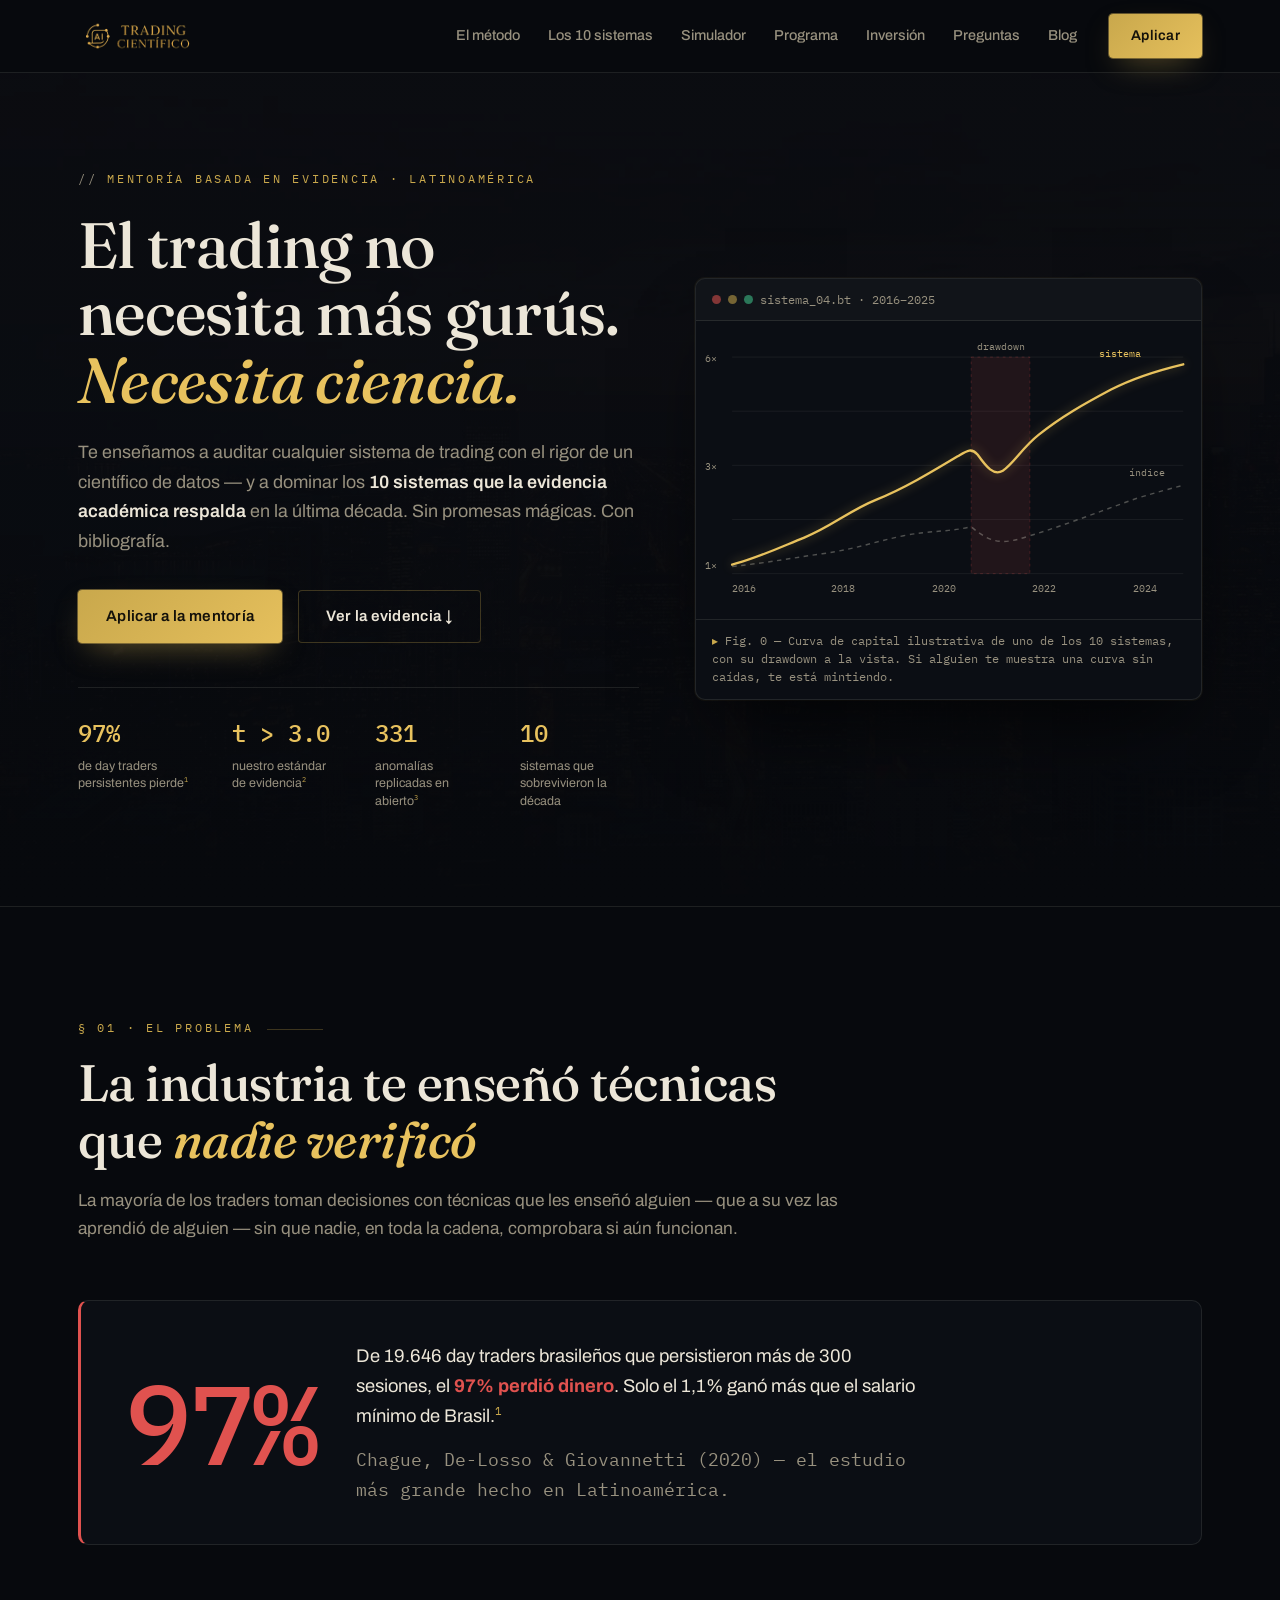
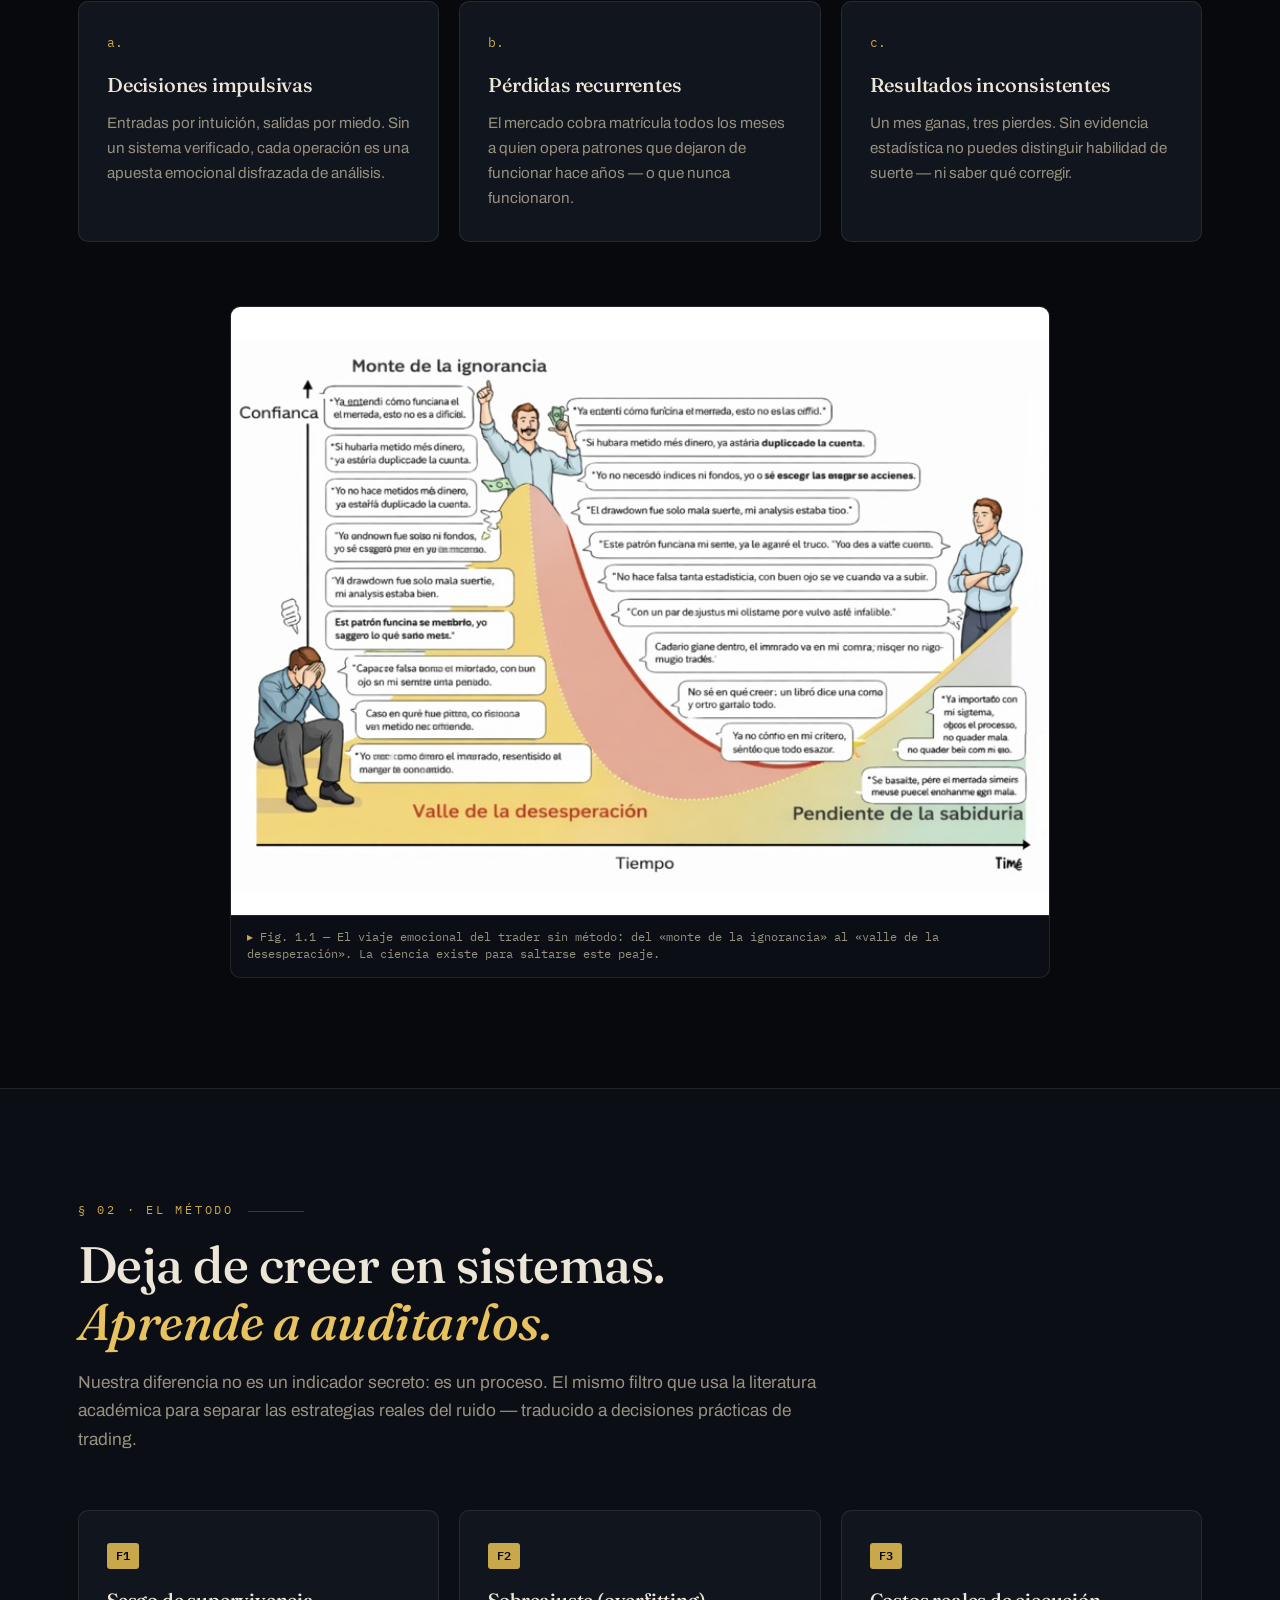
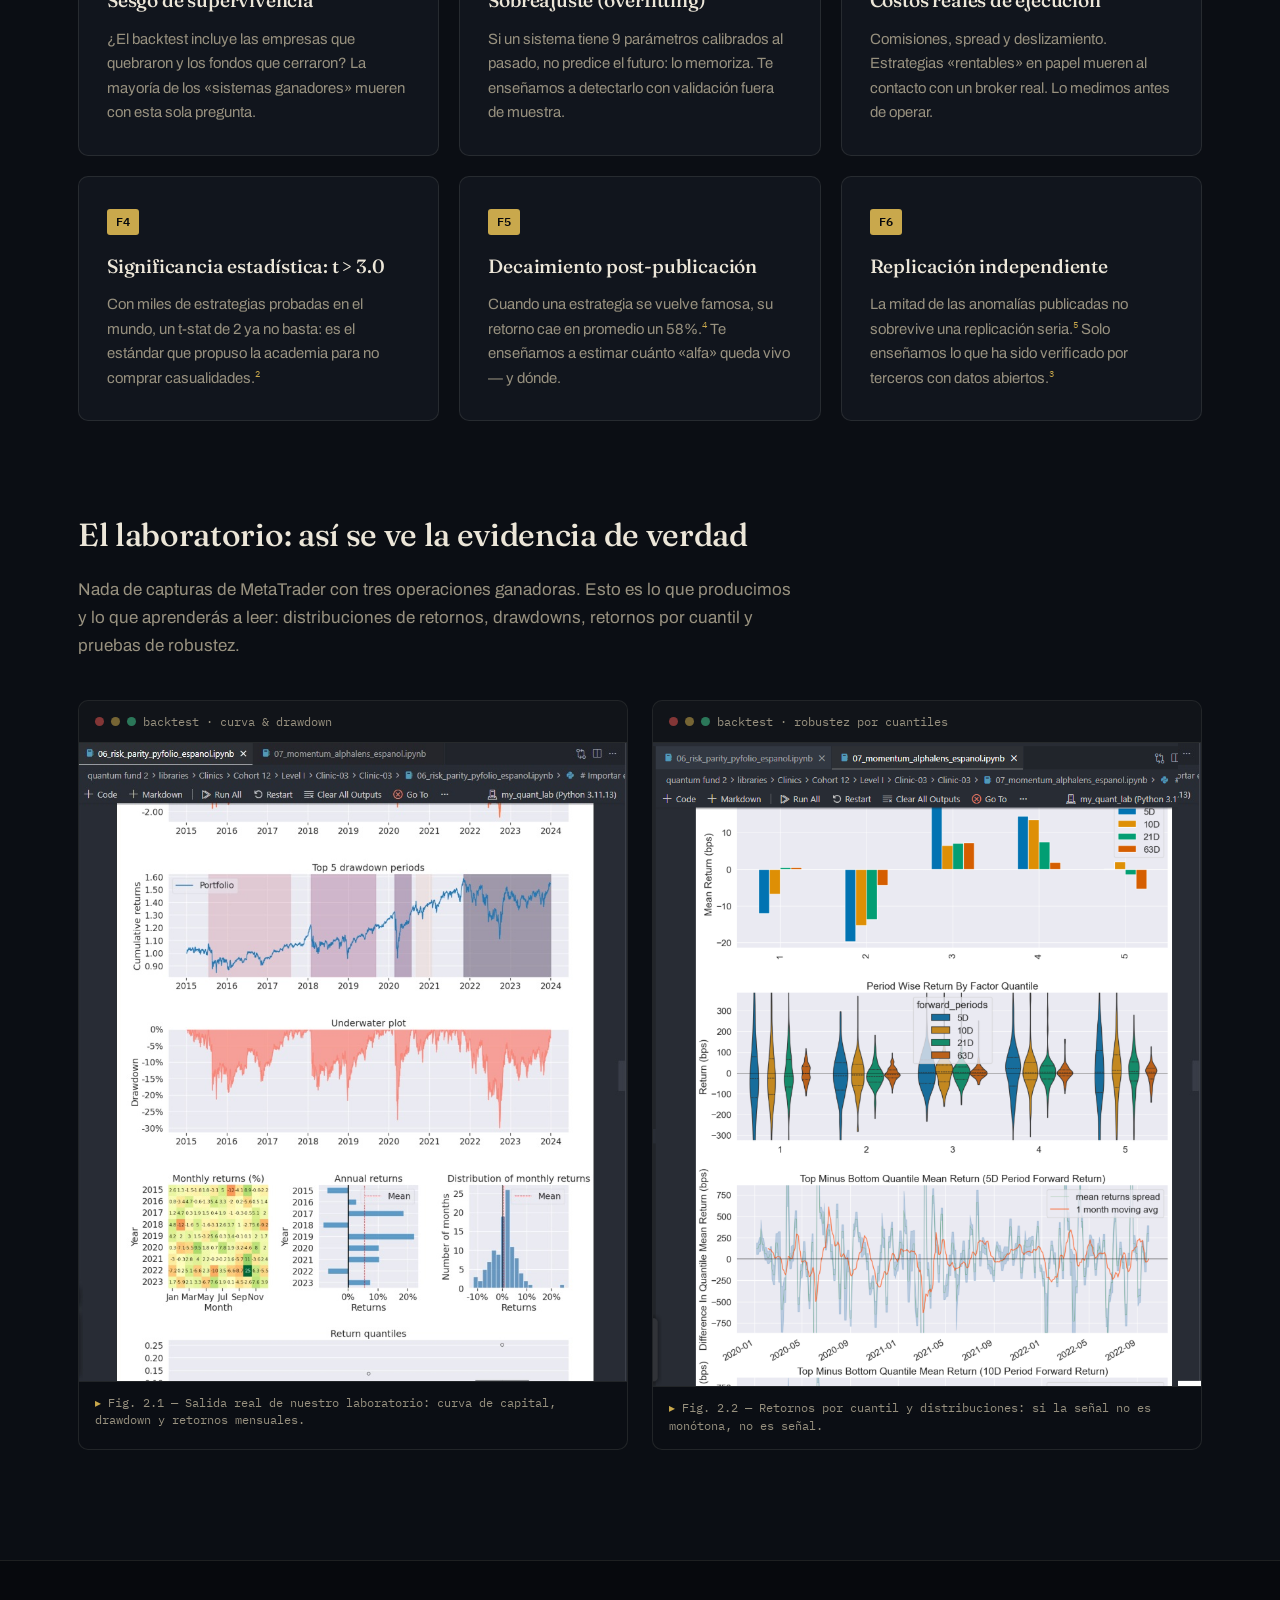
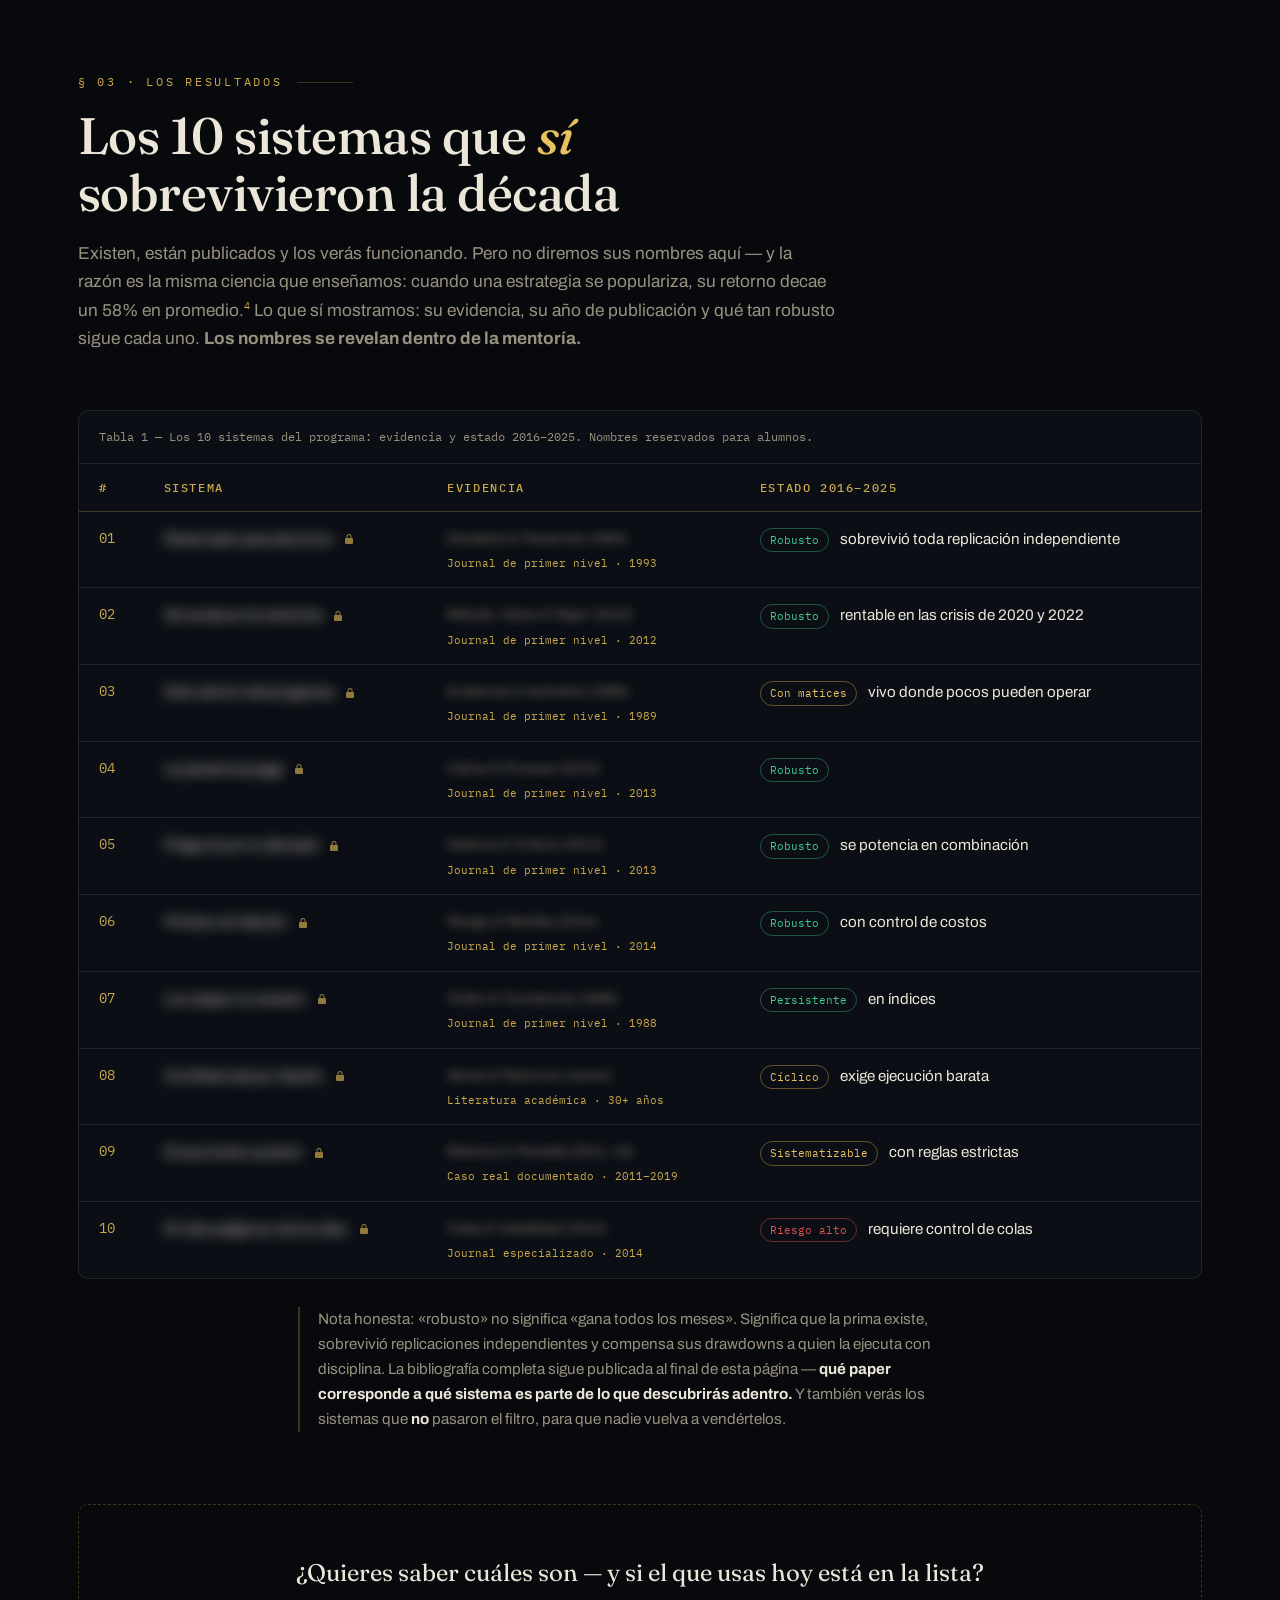
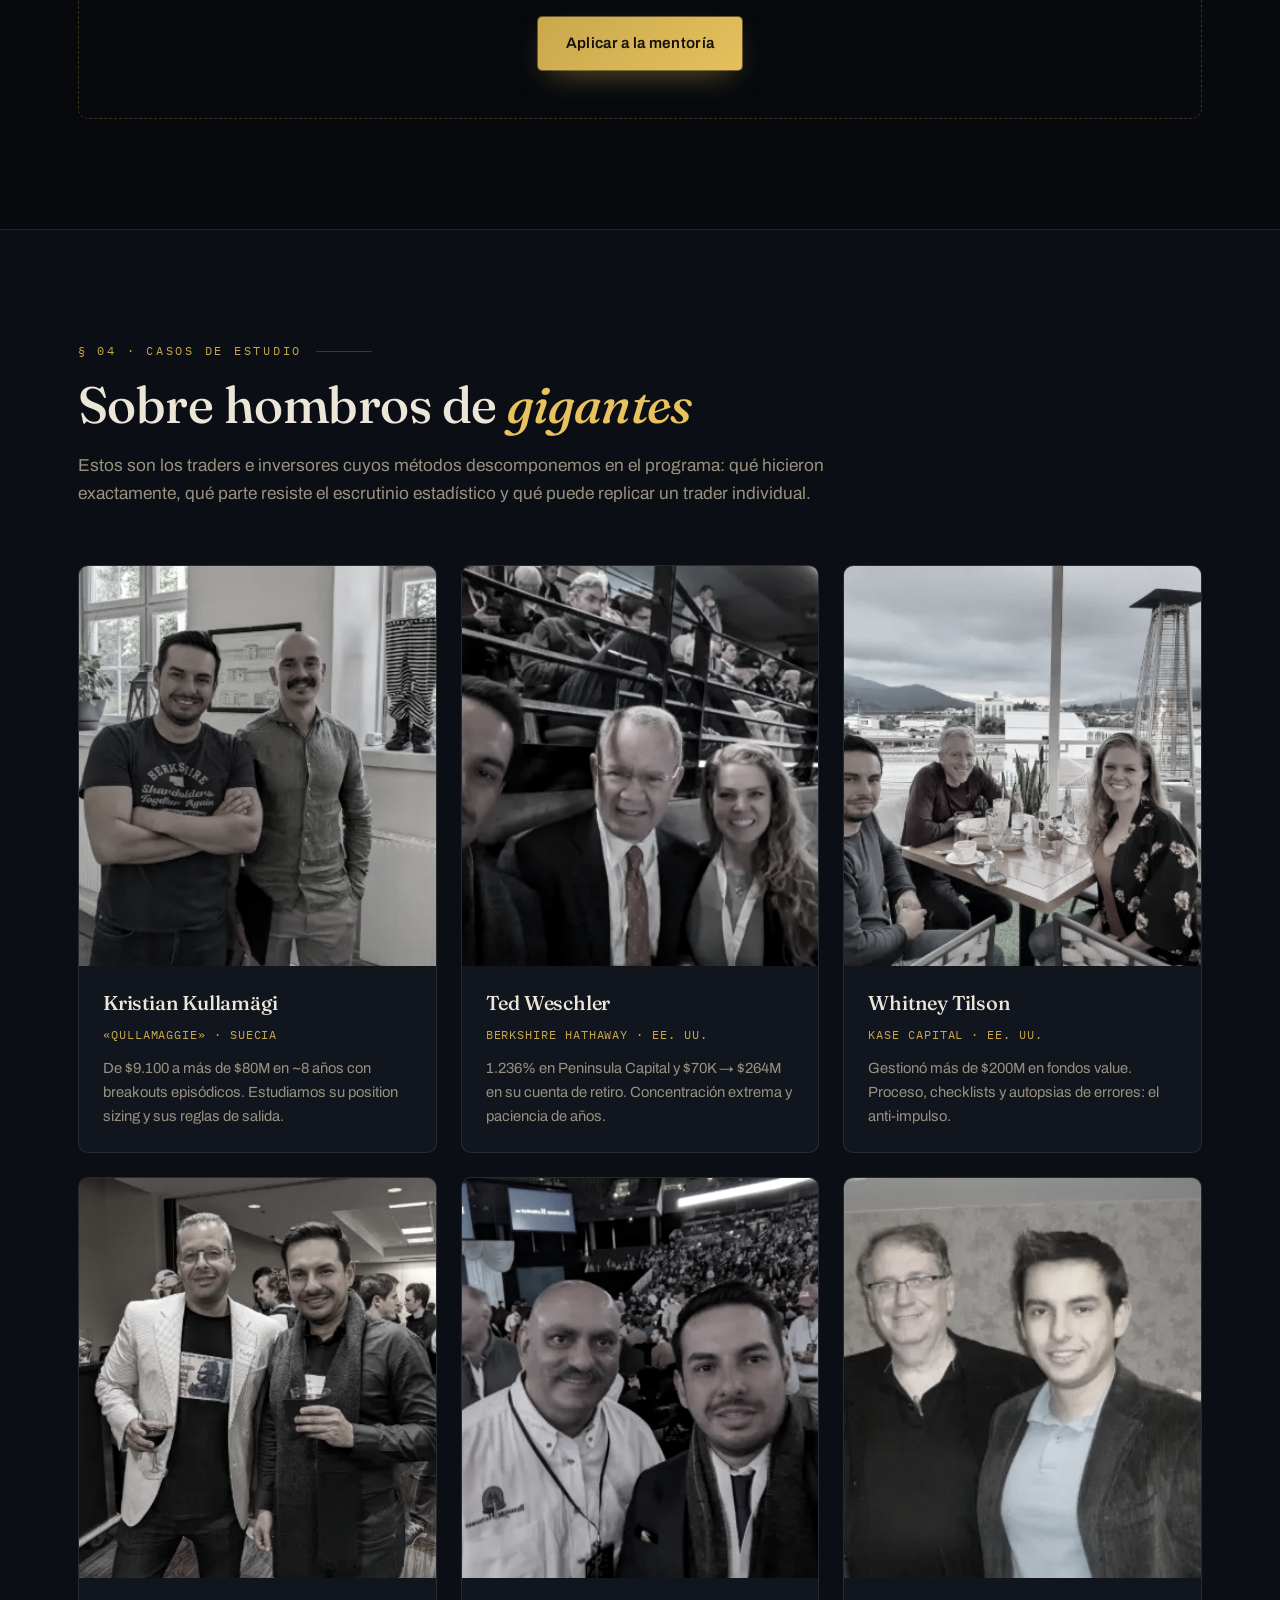
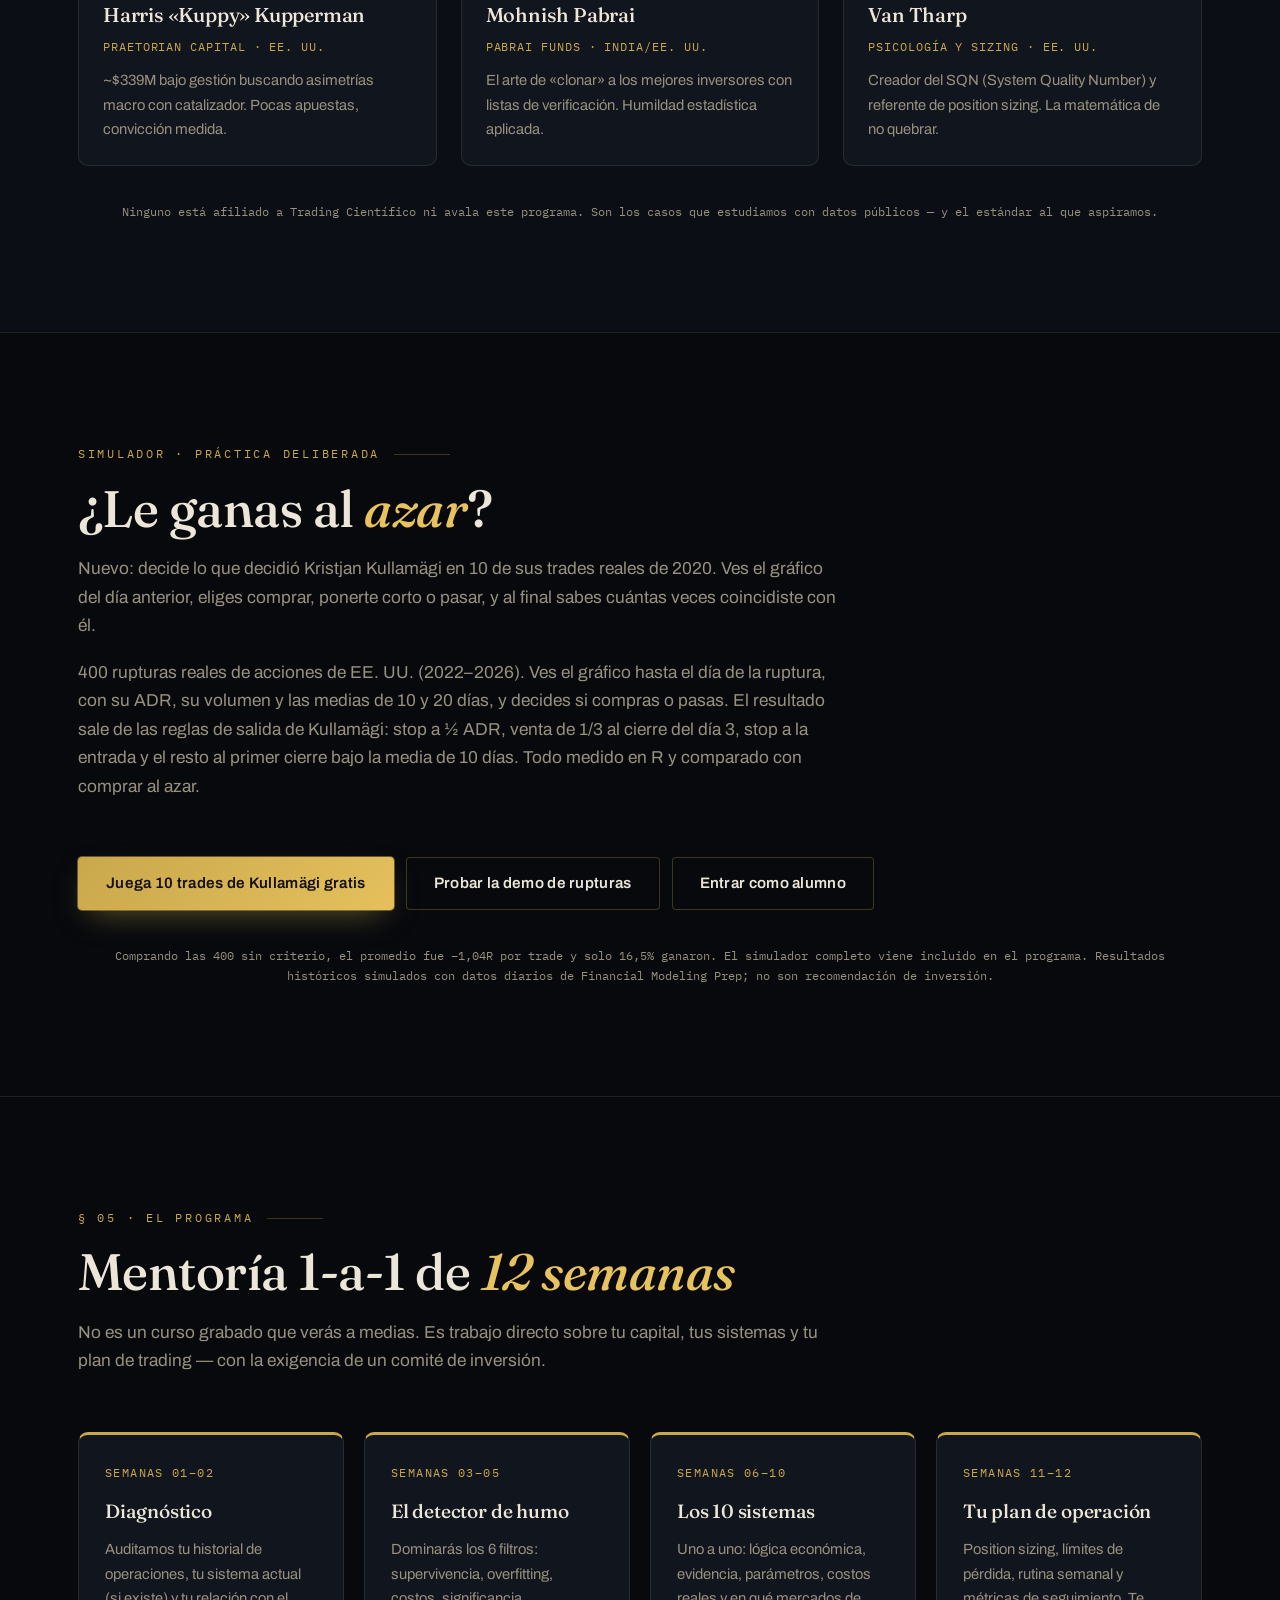
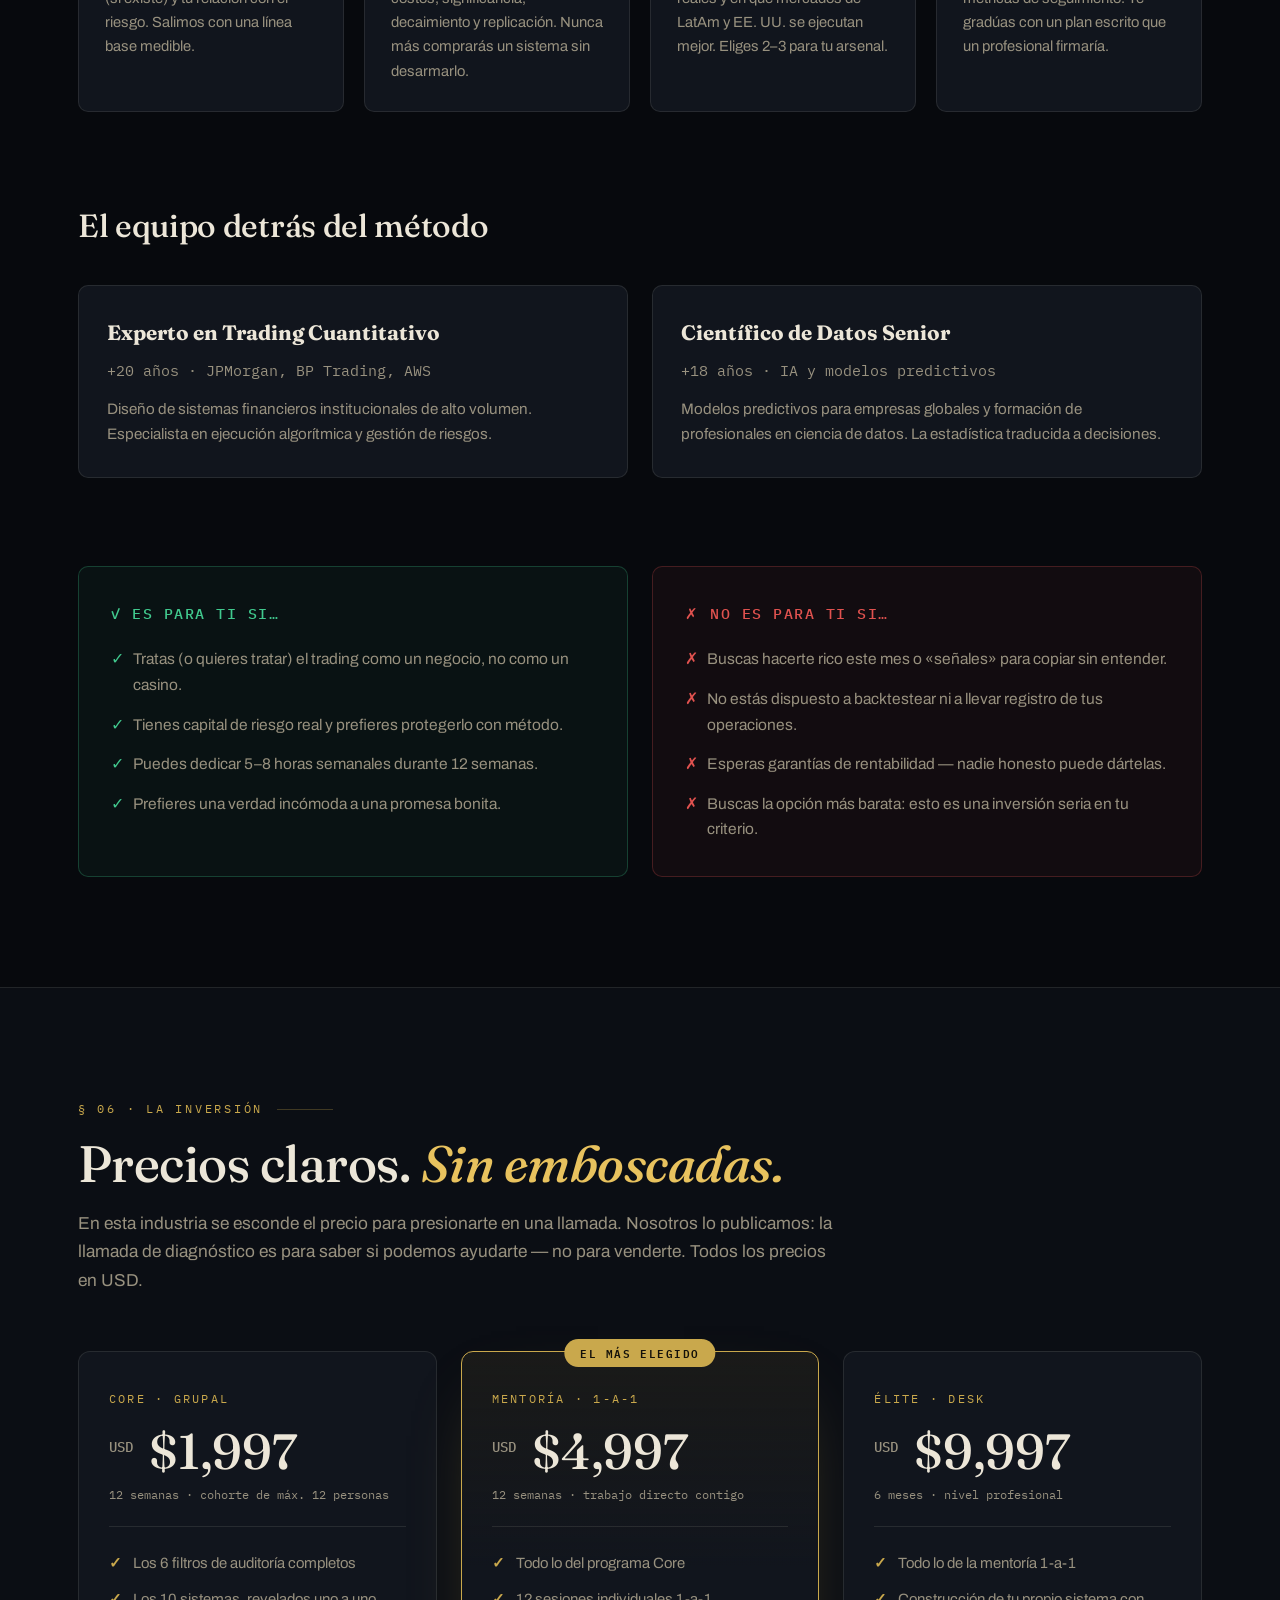
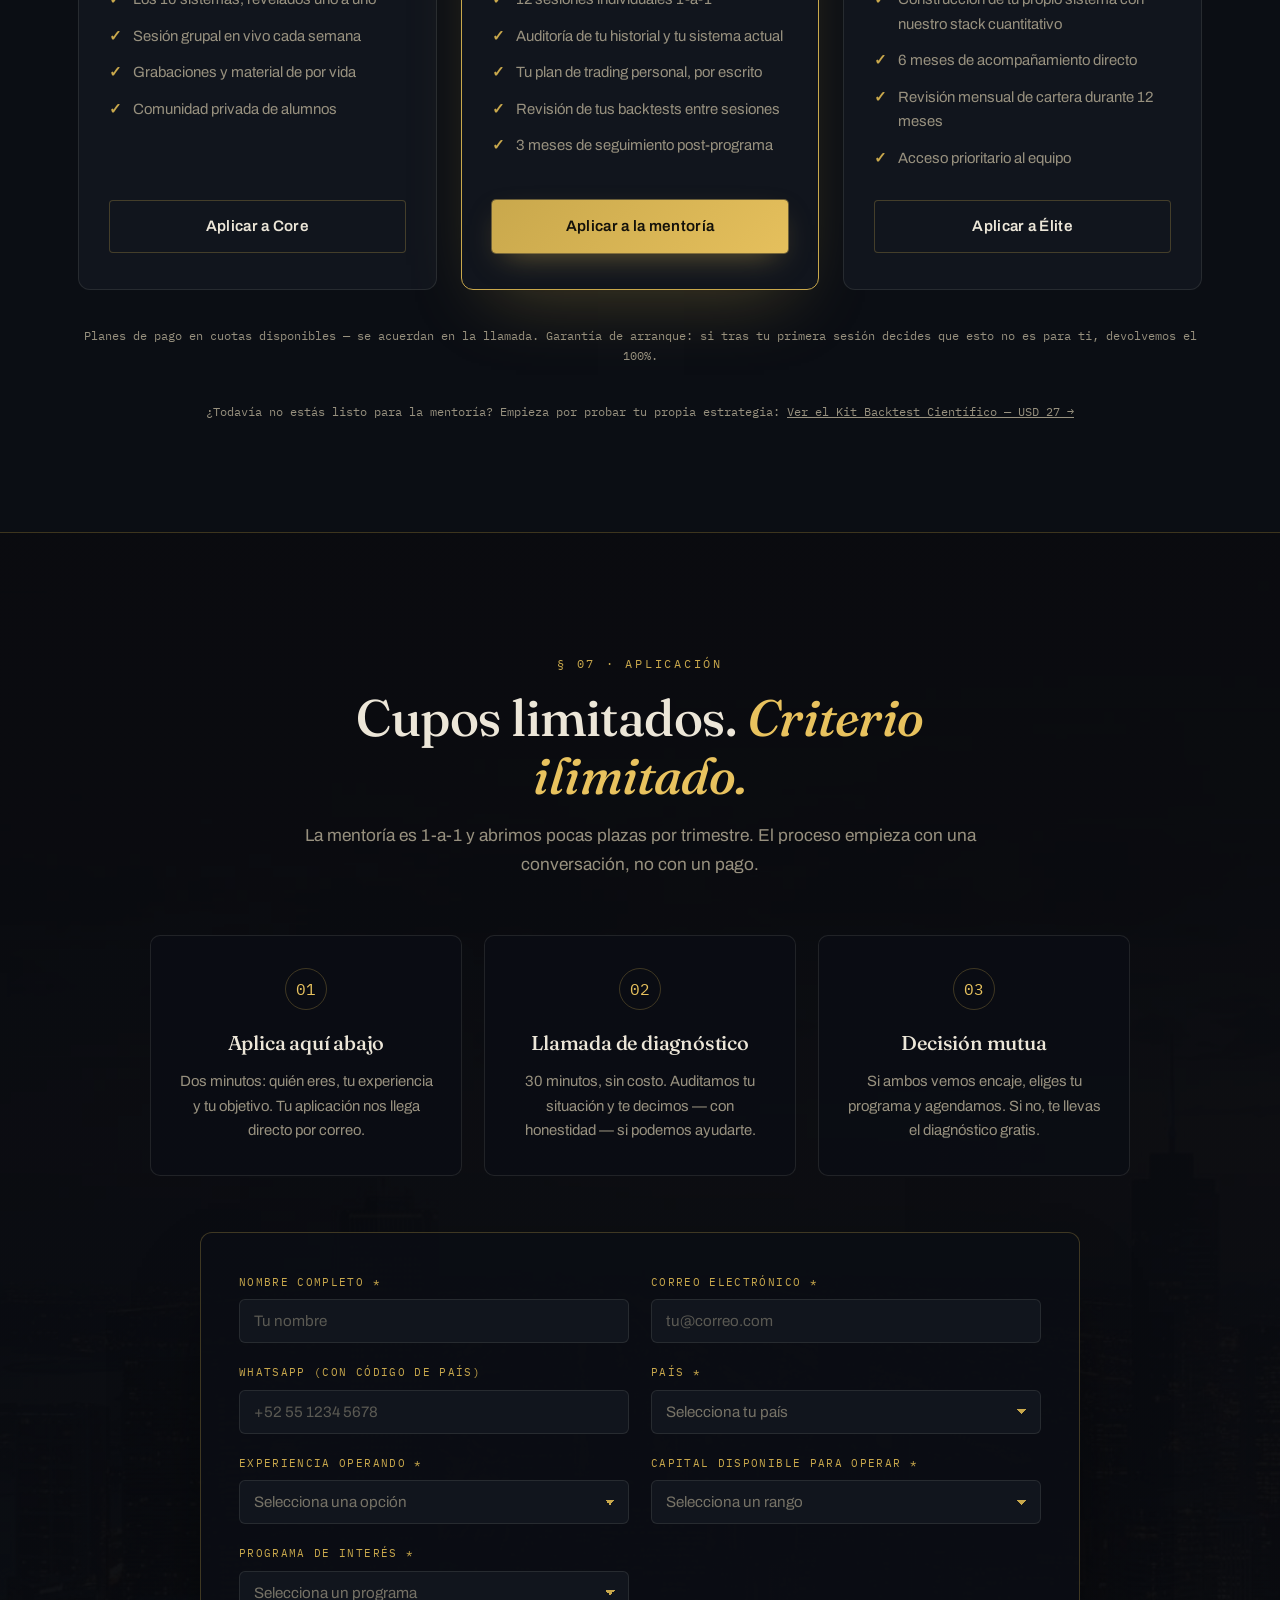
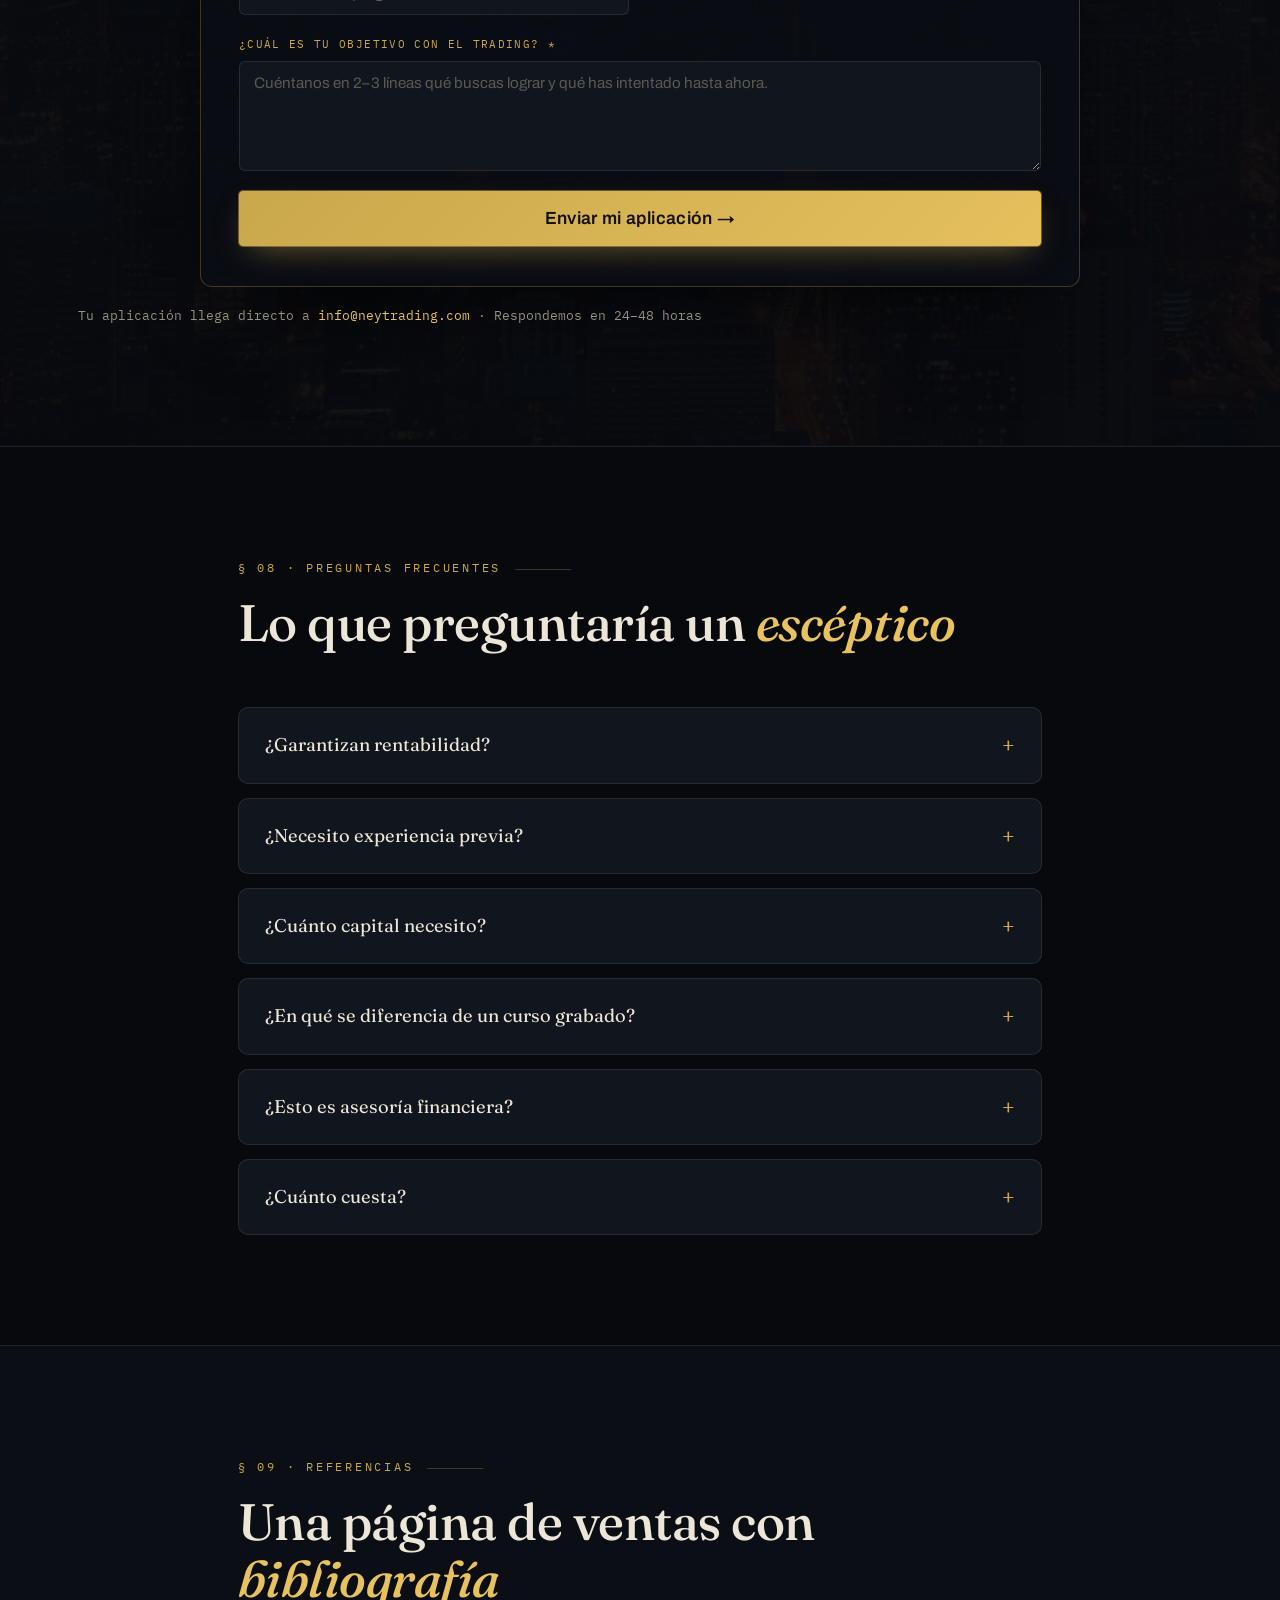
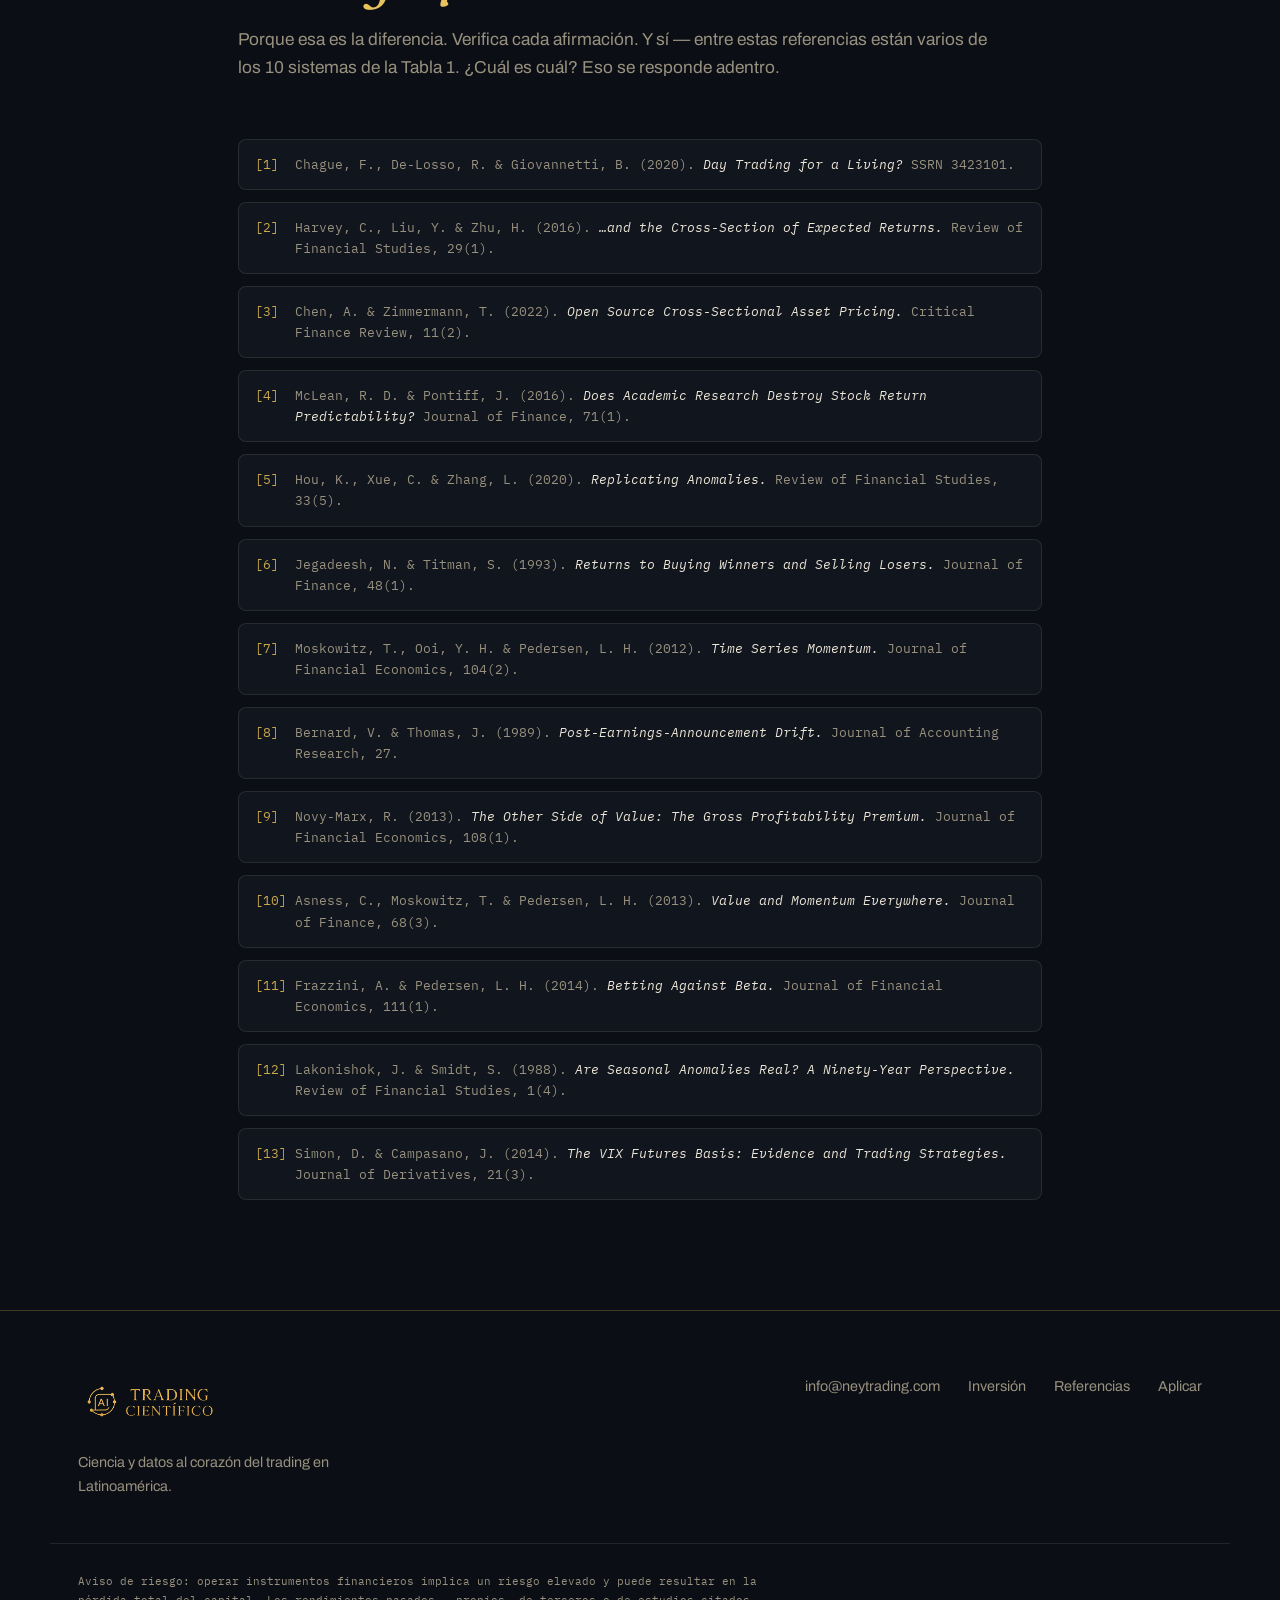
<file: index.html>
<!DOCTYPE html>
<html lang="es">
<head>
  <meta charset="UTF-8">
  <meta name="viewport" content="width=device-width, initial-scale=1.0">
  <title>Trading Científico — Mentoría de trading basada en evidencia | Latinoamérica</title>
  <meta name="description" content="Mentoría de élite para traders de Latinoamérica. Aprende a auditar cualquier sistema de trading con rigor científico y domina los 10 sistemas que la evidencia respalda en la última década.">
  <link rel="canonical" href="https://www.tradingcientifico.com/">
  <meta property="og:type" content="website">
  <meta property="og:locale" content="es_LA">
  <meta property="og:title" content="Trading Científico — El trading no necesita más gurús. Necesita ciencia.">
  <meta property="og:description" content="Aprende a distinguir un sistema real de uno inventado — y domina los 10 que funcionaron la última década. Mentoría 1-a-1 para Latinoamérica.">
  <meta property="og:image" content="https://www.tradingcientifico.com/assets/img/og.jpg">
  <meta property="og:url" content="https://www.tradingcientifico.com/">
  <meta name="twitter:card" content="summary_large_image">
  <link rel="icon" type="image/png" href="assets/img/favicon.png">
  <link rel="apple-touch-icon" href="assets/img/favicon.png">
  <link rel="preconnect" href="https://fonts.googleapis.com">
  <link rel="preconnect" href="https://fonts.gstatic.com" crossorigin>
  <link href="https://fonts.googleapis.com/css2?family=Fraunces:ital,opsz,wght@0,9..144,400;0,9..144,500;0,9..144,600;1,9..144,400;1,9..144,500&family=Archivo:wght@400;500;600;700&family=IBM+Plex+Mono:ital,wght@0,400;0,500;1,400&display=swap" rel="stylesheet">
  <link rel="stylesheet" href="assets/css/styles.css">
  <script>document.documentElement.classList.add("js");</script>
</head>
<body>

  <!-- ====== NAV ====== -->
  <header class="nav" id="nav">
    <div class="wrap nav__inner">
      <a class="nav__brand" href="#top" aria-label="Trading Científico — inicio">
        <img src="assets/img/logo.png" alt="Trading Científico" width="180" height="60">
      </a>
      <nav class="nav__links" aria-label="Navegación principal">
        <a href="#metodo">El método</a>
        <a href="#sistemas">Los 10 sistemas</a>
        <a href="#simulador">Simulador</a>
        <a href="#programa">Programa</a>
        <a href="#inversion">Inversión</a>
        <a href="#faq">Preguntas</a>
        <a href="blog/">Blog</a>
      </nav>
      <a class="btn btn--gold btn--nav" href="#aplicar">Aplicar</a>
    </div>
  </header>

  <!-- ====== HERO ====== -->
  <section class="hero" id="top">
    <div class="hero__bg" aria-hidden="true"></div>
    <div class="wrap hero__grid">
      <div class="hero__copy">
        <p class="kicker reveal">Mentoría basada en evidencia · Latinoamérica</p>
        <h1 class="hero__title reveal d1">El trading no necesita más gurús.<br><em>Necesita ciencia.</em></h1>
        <p class="hero__sub reveal d2">
          Te enseñamos a auditar cualquier sistema de trading con el rigor de un científico de datos
          — y a dominar los <strong>10 sistemas que la evidencia académica respalda</strong> en la última década.
          Sin promesas mágicas. Con bibliografía.
        </p>
        <div class="hero__cta reveal d3">
          <a class="btn btn--gold" href="#aplicar">Aplicar a la mentoría</a>
          <a class="btn btn--ghost" href="#sistemas">Ver la evidencia ↓</a>
        </div>
        <ul class="hero__stats reveal d4">
          <li><span class="num mono" data-count="97" data-suffix="%">0%</span><span class="lbl">de day traders persistentes pierde<sup><a href="#ref-1">1</a></sup></span></li>
          <li><span class="num mono">t &gt; 3.0</span><span class="lbl">nuestro estándar de evidencia<sup><a href="#ref-2">2</a></sup></span></li>
          <li><span class="num mono" data-count="331">0</span><span class="lbl">anomalías replicadas en abierto<sup><a href="#ref-3">3</a></sup></span></li>
          <li><span class="num mono" data-count="10">0</span><span class="lbl">sistemas que sobrevivieron la década</span></li>
        </ul>
      </div>
      <figure class="hero__chart reveal d2" aria-label="Curva de capital ilustrativa de un sistema sistemático">
        <div class="panel">
          <div class="panel__bar mono"><span class="dot"></span><span class="dot"></span><span class="dot"></span> sistema_04.bt · 2016–2025</div>
          <svg viewBox="0 0 560 330" class="chart" role="img" aria-hidden="true">
            <!-- grid -->
            <g class="chart__grid">
              <line x1="40" y1="40"  x2="540" y2="40"/><line x1="40" y1="100" x2="540" y2="100"/>
              <line x1="40" y1="160" x2="540" y2="160"/><line x1="40" y1="220" x2="540" y2="220"/>
              <line x1="40" y1="280" x2="540" y2="280"/>
            </g>
            <!-- drawdown band -->
            <rect class="chart__dd" x="305" y="40" width="65" height="240"/>
            <text class="chart__ann mono" x="338" y="32" text-anchor="middle">drawdown</text>
            <!-- benchmark -->
            <path class="chart__bench" d="M40,272 C80,268 110,262 140,258 C180,252 200,244 230,238 C260,232 280,234 305,228 C330,250 345,246 370,238 C410,226 450,210 490,196 C510,190 525,186 540,182"/>
            <!-- equity curve -->
            <path class="chart__line" d="M40,270 C70,262 95,250 120,240 C150,228 170,210 200,198 C230,186 260,168 290,150 C300,144 305,140 312,148 C322,162 330,172 340,166 C352,158 362,140 380,126 C405,106 430,92 460,76 C485,63 515,54 540,48"/>
            <!-- axis labels -->
            <g class="chart__ax mono">
              <text x="40"  y="300">2016</text><text x="150" y="300">2018</text>
              <text x="262" y="300">2020</text><text x="372" y="300">2022</text>
              <text x="484" y="300">2024</text>
              <text x="10" y="275">1×</text><text x="10" y="165">3×</text><text x="10" y="45">6×</text>
            </g>
            <text class="chart__ann chart__ann--gold mono" x="470" y="40" text-anchor="middle">sistema</text>
            <text class="chart__ann mono" x="500" y="172" text-anchor="middle">índice</text>
          </svg>
          <figcaption class="fig mono">Fig. 0 — Curva de capital ilustrativa de uno de los 10 sistemas, con su drawdown a la vista. Si alguien te muestra una curva sin caídas, te está mintiendo.</figcaption>
        </div>
      </figure>
    </div>
  </section>

  <!-- ====== PROBLEMA ====== -->
  <section class="section" id="problema">
    <div class="wrap">
      <header class="sec-head reveal">
        <p class="sec-num mono">§ 01 · El problema</p>
        <h2>La industria te enseñó técnicas que <em>nadie verificó</em></h2>
        <p class="sec-lead">La mayoría de los traders toman decisiones con técnicas que les enseñó alguien —
        que a su vez las aprendió de alguien — sin que nadie, en toda la cadena, comprobara si aún funcionan.</p>
      </header>

      <div class="bigstat reveal">
        <div class="bigstat__num"><span class="mono" data-count="97" data-suffix="%">0%</span></div>
        <div class="bigstat__txt">
          <p>De 19.646 day traders brasileños que persistieron más de 300 sesiones, el <strong>97% perdió dinero</strong>.
          Solo el 1,1% ganó más que el salario mínimo de Brasil.<sup><a href="#ref-1">1</a></sup></p>
          <p class="mono bigstat__src">Chague, De-Losso &amp; Giovannetti (2020) — el estudio más grande hecho en Latinoamérica.</p>
        </div>
      </div>

      <div class="cards3">
        <article class="card reveal">
          <span class="card__n mono">a.</span>
          <h3>Decisiones impulsivas</h3>
          <p>Entradas por intuición, salidas por miedo. Sin un sistema verificado, cada operación es una apuesta emocional disfrazada de análisis.</p>
        </article>
        <article class="card reveal d1">
          <span class="card__n mono">b.</span>
          <h3>Pérdidas recurrentes</h3>
          <p>El mercado cobra matrícula todos los meses a quien opera patrones que dejaron de funcionar hace años — o que nunca funcionaron.</p>
        </article>
        <article class="card reveal d2">
          <span class="card__n mono">c.</span>
          <h3>Resultados inconsistentes</h3>
          <p>Un mes ganas, tres pierdes. Sin evidencia estadística no puedes distinguir habilidad de suerte — ni saber qué corregir.</p>
        </article>
      </div>

      <figure class="figframe reveal" id="curva">
        <img src="assets/img/curva-del-trader.jpg" alt="Ilustración del viaje emocional del trader: monte de la ignorancia, valle de la desesperación y pendiente de la sabiduría" loading="lazy" width="782" height="581">
        <figcaption class="fig mono">Fig. 1.1 — El viaje emocional del trader sin método: del «monte de la ignorancia» al «valle de la desesperación». La ciencia existe para saltarse este peaje.</figcaption>
      </figure>
    </div>
  </section>

  <!-- ====== MÉTODO ====== -->
  <section class="section section--alt" id="metodo">
    <div class="wrap">
      <header class="sec-head reveal">
        <p class="sec-num mono">§ 02 · El método</p>
        <h2>Deja de creer en sistemas.<br><em>Aprende a auditarlos.</em></h2>
        <p class="sec-lead">Nuestra diferencia no es un indicador secreto: es un proceso. El mismo filtro que usa la
        literatura académica para separar las estrategias reales del ruido — traducido a decisiones prácticas de trading.</p>
      </header>

      <ol class="filters">
        <li class="reveal"><span class="mono filters__n">F1</span>
          <h3>Sesgo de supervivencia</h3>
          <p>¿El backtest incluye las empresas que quebraron y los fondos que cerraron? La mayoría de los «sistemas ganadores» mueren con esta sola pregunta.</p>
        </li>
        <li class="reveal d1"><span class="mono filters__n">F2</span>
          <h3>Sobreajuste (overfitting)</h3>
          <p>Si un sistema tiene 9 parámetros calibrados al pasado, no predice el futuro: lo memoriza. Te enseñamos a detectarlo con validación fuera de muestra.</p>
        </li>
        <li class="reveal d2"><span class="mono filters__n">F3</span>
          <h3>Costos reales de ejecución</h3>
          <p>Comisiones, spread y deslizamiento. Estrategias «rentables» en papel mueren al contacto con un broker real. Lo medimos antes de operar.</p>
        </li>
        <li class="reveal"><span class="mono filters__n">F4</span>
          <h3>Significancia estadística: t &gt; 3.0</h3>
          <p>Con miles de estrategias probadas en el mundo, un t-stat de 2 ya no basta: es el estándar que propuso la academia para no comprar casualidades.<sup><a href="#ref-2">2</a></sup></p>
        </li>
        <li class="reveal d1"><span class="mono filters__n">F5</span>
          <h3>Decaimiento post-publicación</h3>
          <p>Cuando una estrategia se vuelve famosa, su retorno cae en promedio un 58%.<sup><a href="#ref-4">4</a></sup> Te enseñamos a estimar cuánto «alfa» queda vivo — y dónde.</p>
        </li>
        <li class="reveal d2"><span class="mono filters__n">F6</span>
          <h3>Replicación independiente</h3>
          <p>La mitad de las anomalías publicadas no sobrevive una replicación seria.<sup><a href="#ref-5">5</a></sup> Solo enseñamos lo que ha sido verificado por terceros con datos abiertos.<sup><a href="#ref-3">3</a></sup></p>
        </li>
      </ol>

      <div class="lab">
        <header class="lab__head reveal">
          <h3 class="lab__title">El laboratorio: así se ve la evidencia de verdad</h3>
          <p>Nada de capturas de MetaTrader con tres operaciones ganadoras. Esto es lo que producimos y lo que aprenderás a leer:
          distribuciones de retornos, drawdowns, retornos por cuantil y pruebas de robustez.</p>
        </header>
        <div class="lab__grid">
          <figure class="figframe figframe--term reveal">
            <div class="panel__bar mono"><span class="dot"></span><span class="dot"></span><span class="dot"></span> backtest · curva &amp; drawdown</div>
            <img src="assets/img/lab-backtest-1.jpg" alt="Backtest real: curva de capital, drawdown y mapa de retornos mensuales" loading="lazy" width="834" height="970">
            <figcaption class="fig mono">Fig. 2.1 — Salida real de nuestro laboratorio: curva de capital, drawdown y retornos mensuales.</figcaption>
          </figure>
          <figure class="figframe figframe--term reveal d1">
            <div class="panel__bar mono"><span class="dot"></span><span class="dot"></span><span class="dot"></span> backtest · robustez por cuantiles</div>
            <img src="assets/img/lab-backtest-2.png" alt="Backtest real: retornos por cuantil y distribuciones para pruebas de robustez" loading="lazy" width="834" height="978">
            <figcaption class="fig mono">Fig. 2.2 — Retornos por cuantil y distribuciones: si la señal no es monótona, no es señal.</figcaption>
          </figure>
        </div>
      </div>
    </div>
  </section>

  <!-- ====== LOS 10 SISTEMAS ====== -->
  <section class="section" id="sistemas">
    <div class="wrap">
      <header class="sec-head reveal">
        <p class="sec-num mono">§ 03 · Los resultados</p>
        <h2>Los 10 sistemas que <em>sí</em> sobrevivieron la década</h2>
        <p class="sec-lead">Existen, están publicados y los verás funcionando. Pero no diremos sus nombres aquí —
        y la razón es la misma ciencia que enseñamos: cuando una estrategia se populariza, su retorno decae un
        58% en promedio.<sup><a href="#ref-4">4</a></sup> Lo que sí mostramos: su evidencia, su año de publicación
        y qué tan robusto sigue cada uno. <strong>Los nombres se revelan dentro de la mentoría.</strong></p>
      </header>

      <div class="table-scroll reveal">
        <table class="systable">
          <caption class="mono">Tabla 1 — Los 10 sistemas del programa: evidencia y estado 2016–2025. Nombres reservados para alumnos.</caption>
          <thead>
            <tr><th class="mono">#</th><th>Sistema</th><th>Evidencia</th><th>Estado 2016–2025</th></tr>
          </thead>
          <tbody>
            <tr><td class="mono">01</td><td><span class="sysname"><span class="sysname__blur" aria-hidden="true">Reservado para alumnos</span><span class="sr-only">Nombre reservado — se revela en la mentoría</span></span></td><td><span class="evid__blur" aria-hidden="true">Disciplina &amp; Paciencia (1993)</span><span class="evid__src mono">Journal de primer nivel · 1993</span></td><td><span class="tag tag--ok">Robusto</span> sobrevivió toda replicación independiente</td></tr>
            <tr><td class="mono">02</td><td><span class="sysname"><span class="sysname__blur" aria-hidden="true">Se revela en la mentoría</span><span class="sr-only">Nombre reservado — se revela en la mentoría</span></span></td><td><span class="evid__blur" aria-hidden="true">Método, Datos &amp; Rigor (2012)</span><span class="evid__src mono">Journal de primer nivel · 2012</span></td><td><span class="tag tag--ok">Robusto</span> rentable en las crisis de 2020 y 2022</td></tr>
            <tr><td class="mono">03</td><td><span class="sysname"><span class="sysname__blur" aria-hidden="true">Solo dentro del programa</span><span class="sr-only">Nombre reservado — se revela en la mentoría</span></span></td><td><span class="evid__blur" aria-hidden="true">Evidencia &amp; Asimetría (1989)</span><span class="evid__src mono">Journal de primer nivel · 1989</span></td><td><span class="tag tag--mid">Con matices</span> vivo donde pocos pueden operar</td></tr>
            <tr><td class="mono">04</td><td><span class="sysname"><span class="sysname__blur" aria-hidden="true">La paciencia paga</span><span class="sr-only">Nombre reservado — se revela en la mentoría</span></span></td><td><span class="evid__blur" aria-hidden="true">Calma &amp; Proceso (2013)</span><span class="evid__src mono">Journal de primer nivel · 2013</span></td><td><span class="tag tag--ok">Robusto</span></td></tr>
            <tr><td class="mono">05</td><td><span class="sysname"><span class="sysname__blur" aria-hidden="true">Pregunta en tu llamada</span><span class="sr-only">Nombre reservado — se revela en la mentoría</span></span></td><td><span class="evid__blur" aria-hidden="true">Sistema &amp; Criterio (2013)</span><span class="evid__src mono">Journal de primer nivel · 2013</span></td><td><span class="tag tag--ok">Robusto</span> se potencia en combinación</td></tr>
            <tr><td class="mono">06</td><td><span class="sysname"><span class="sysname__blur" aria-hidden="true">Primero el método</span><span class="sr-only">Nombre reservado — se revela en la mentoría</span></span></td><td><span class="evid__blur" aria-hidden="true">Riesgo &amp; Medida (2014)</span><span class="evid__src mono">Journal de primer nivel · 2014</span></td><td><span class="tag tag--ok">Robusto</span> con control de costos</td></tr>
            <tr><td class="mono">07</td><td><span class="sysname"><span class="sysname__blur" aria-hidden="true">Los atajos no existen</span><span class="sr-only">Nombre reservado — se revela en la mentoría</span></span></td><td><span class="evid__blur" aria-hidden="true">Orden &amp; Constancia (1988)</span><span class="evid__src mono">Journal de primer nivel · 1988</span></td><td><span class="tag tag--ok">Persistente</span> en índices</td></tr>
            <tr><td class="mono">08</td><td><span class="sysname"><span class="sysname__blur" aria-hidden="true">Confidencial por diseño</span><span class="sr-only">Nombre reservado — se revela en la mentoría</span></span></td><td><span class="evid__blur" aria-hidden="true">Series &amp; Retornos (varios)</span><span class="evid__src mono">Literatura académica · 30+ años</span></td><td><span class="tag tag--mid">Cíclico</span> exige ejecución barata</td></tr>
            <tr><td class="mono">09</td><td><span class="sysname"><span class="sysname__blur" aria-hidden="true">El que todos quieren</span><span class="sr-only">Nombre reservado — se revela en la mentoría</span></span></td><td><span class="evid__blur" aria-hidden="true">Bitácora &amp; Pantalla (2011–19)</span><span class="evid__src mono">Caso real documentado · 2011–2019</span></td><td><span class="tag tag--mid">Sistematizable</span> con reglas estrictas</td></tr>
            <tr><td class="mono">10</td><td><span class="sysname"><span class="sysname__blur" aria-hidden="true">El más peligroso de los diez</span><span class="sr-only">Nombre reservado — se revela en la mentoría</span></span></td><td><span class="evid__blur" aria-hidden="true">Colas &amp; Volatilidad (2014)</span><span class="evid__src mono">Journal especializado · 2014</span></td><td><span class="tag tag--warn">Riesgo alto</span> requiere control de colas</td></tr>
          </tbody>
        </table>
      </div>

      <p class="systable__note reveal">Nota honesta: «robusto» no significa «gana todos los meses». Significa que la prima existe,
      sobrevivió replicaciones independientes y compensa sus drawdowns a quien la ejecuta con disciplina.
      La bibliografía completa sigue publicada al final de esta página — <strong>qué paper corresponde a qué sistema
      es parte de lo que descubrirás adentro.</strong> Y también verás los sistemas que <strong>no</strong> pasaron
      el filtro, para que nadie vuelva a vendértelos.</p>

      <div class="midcta reveal">
        <p>¿Quieres saber cuáles son — y si el que usas hoy está en la lista?</p>
        <a class="btn btn--gold" href="#aplicar">Aplicar a la mentoría</a>
      </div>
    </div>
  </section>

  <!-- ====== GIGANTES ====== -->
  <section class="section section--alt" id="gigantes">
    <div class="wrap">
      <header class="sec-head reveal">
        <p class="sec-num mono">§ 04 · Casos de estudio</p>
        <h2>Sobre hombros de <em>gigantes</em></h2>
        <p class="sec-lead">Estos son los traders e inversores cuyos métodos descomponemos en el programa:
        qué hicieron exactamente, qué parte resiste el escrutinio estadístico y qué puede replicar un trader individual.</p>
      </header>

      <div class="giants">
        <article class="giant reveal">
          <img src="assets/img/trader-qullamaggie.webp" alt="Kristian Kullamägi" loading="lazy" width="400" height="400">
          <h3>Kristian Kullamägi</h3>
          <p class="giant__tag mono">«Qullamaggie» · Suecia</p>
          <p>De $9.100 a más de $80M en ~8 años con breakouts episódicos. Estudiamos su position sizing y sus reglas de salida.</p>
        </article>
        <article class="giant reveal d1">
          <img src="assets/img/trader-weschler.webp" alt="Ted Weschler" loading="lazy" width="400" height="400">
          <h3>Ted Weschler</h3>
          <p class="giant__tag mono">Berkshire Hathaway · EE. UU.</p>
          <p>1.236% en Peninsula Capital y $70K → $264M en su cuenta de retiro. Concentración extrema y paciencia de años.</p>
        </article>
        <article class="giant reveal d2">
          <img src="assets/img/trader-tilson.webp" alt="Whitney Tilson" loading="lazy" width="400" height="400">
          <h3>Whitney Tilson</h3>
          <p class="giant__tag mono">Kase Capital · EE. UU.</p>
          <p>Gestionó más de $200M en fondos value. Proceso, checklists y autopsias de errores: el anti-impulso.</p>
        </article>
        <article class="giant reveal">
          <img src="assets/img/trader-kupperman.webp" alt="Harris Kupperman" loading="lazy" width="400" height="400">
          <h3>Harris «Kuppy» Kupperman</h3>
          <p class="giant__tag mono">Praetorian Capital · EE. UU.</p>
          <p>~$339M bajo gestión buscando asimetrías macro con catalizador. Pocas apuestas, convicción medida.</p>
        </article>
        <article class="giant reveal d1">
          <img src="assets/img/trader-pabrai.webp" alt="Mohnish Pabrai" loading="lazy" width="400" height="400">
          <h3>Mohnish Pabrai</h3>
          <p class="giant__tag mono">Pabrai Funds · India/EE. UU.</p>
          <p>El arte de «clonar» a los mejores inversores con listas de verificación. Humildad estadística aplicada.</p>
        </article>
        <article class="giant reveal d2">
          <img src="assets/img/trader-van-tharp.webp" alt="Van Tharp" loading="lazy" width="400" height="400">
          <h3>Van Tharp</h3>
          <p class="giant__tag mono">Psicología y sizing · EE. UU.</p>
          <p>Creador del SQN (System Quality Number) y referente de position sizing. La matemática de no quebrar.</p>
        </article>
      </div>
      <p class="giants__legal mono reveal">Ninguno está afiliado a Trading Científico ni avala este programa.
      Son los casos que estudiamos con datos públicos — y el estándar al que aspiramos.</p>
    </div>
  </section>

  <!-- ====== SIMULADOR ====== -->
  <section class="section" id="simulador">
    <div class="wrap">
      <header class="sec-head reveal">
        <p class="sec-num mono">Simulador · Práctica deliberada</p>
        <h2>¿Le ganas al <em>azar</em>?</h2>
        <p class="sec-lead">Nuevo: decide lo que decidió Kristjan Kullamägi en 10 de sus trades reales de 2020. Ves el gráfico del día anterior, eliges comprar, ponerte corto o pasar, y al final sabes cuántas veces coincidiste con él.</p>
        <p class="sec-lead">400 rupturas reales de acciones de EE. UU. (2022–2026). Ves el gráfico hasta el día de la ruptura, con su ADR, su volumen y las medias de 10 y 20 días, y decides si compras o pasas. El resultado sale de las reglas de salida de Kullamägi: stop a ½ ADR, venta de 1/3 al cierre del día 3, stop a la entrada y el resto al primer cierre bajo la media de 10 días. Todo medido en R y comparado con comprar al azar.</p>
      </header>
      <p class="reveal" style="display:flex;flex-wrap:wrap;gap:12px">
        <a class="btn btn--gold" href="https://azar.tradingcientifico.com/#kulla">Juega 10 trades de Kullamägi gratis</a>
        <a class="btn btn--ghost" href="https://azar.tradingcientifico.com/#demo">Probar la demo de rupturas</a>
        <a class="btn btn--ghost" href="https://azar.tradingcientifico.com/#alumnos">Entrar como alumno</a>
      </p>
      <p class="giants__legal mono reveal">Comprando las 400 sin criterio, el promedio fue −1,04R por trade y solo 16,5% ganaron. El simulador completo viene incluido en el programa. Resultados históricos simulados con datos diarios de Financial Modeling Prep; no son recomendación de inversión.</p>
    </div>
  </section>

  <!-- ====== PROGRAMA ====== -->
  <section class="section" id="programa">
    <div class="wrap">
      <header class="sec-head reveal">
        <p class="sec-num mono">§ 05 · El programa</p>
        <h2>Mentoría 1-a-1 de <em>12 semanas</em></h2>
        <p class="sec-lead">No es un curso grabado que verás a medias. Es trabajo directo sobre tu capital, tus sistemas
        y tu plan de trading — con la exigencia de un comité de inversión.</p>
      </header>

      <ol class="phases">
        <li class="reveal">
          <span class="phases__wk mono">Semanas 01–02</span>
          <h3>Diagnóstico</h3>
          <p>Auditamos tu historial de operaciones, tu sistema actual (si existe) y tu relación con el riesgo. Salimos con una línea base medible.</p>
        </li>
        <li class="reveal d1">
          <span class="phases__wk mono">Semanas 03–05</span>
          <h3>El detector de humo</h3>
          <p>Dominarás los 6 filtros: supervivencia, overfitting, costos, significancia, decaimiento y replicación. Nunca más comprarás un sistema sin desarmarlo.</p>
        </li>
        <li class="reveal d2">
          <span class="phases__wk mono">Semanas 06–10</span>
          <h3>Los 10 sistemas</h3>
          <p>Uno a uno: lógica económica, evidencia, parámetros, costos reales y en qué mercados de LatAm y EE. UU. se ejecutan mejor. Eliges 2–3 para tu arsenal.</p>
        </li>
        <li class="reveal d3">
          <span class="phases__wk mono">Semanas 11–12</span>
          <h3>Tu plan de operación</h3>
          <p>Position sizing, límites de pérdida, rutina semanal y métricas de seguimiento. Te gradúas con un plan escrito que un profesional firmaría.</p>
        </li>
      </ol>

      <div class="team">
        <h3 class="team__title reveal">El equipo detrás del método</h3>
        <div class="team__grid">
          <article class="card card--team reveal">
            <h4>Experto en Trading Cuantitativo</h4>
            <p class="mono team__tag">+20 años · JPMorgan, BP Trading, AWS</p>
            <p>Diseño de sistemas financieros institucionales de alto volumen. Especialista en ejecución algorítmica y gestión de riesgos.</p>
          </article>
          <article class="card card--team reveal d1">
            <h4>Científico de Datos Senior</h4>
            <p class="mono team__tag">+18 años · IA y modelos predictivos</p>
            <p>Modelos predictivos para empresas globales y formación de profesionales en ciencia de datos. La estadística traducida a decisiones.</p>
          </article>
        </div>
      </div>

      <div class="whofor">
        <div class="whofor__col whofor__col--yes reveal">
          <h3 class="mono">✓ Es para ti si…</h3>
          <ul>
            <li>Tratas (o quieres tratar) el trading como un negocio, no como un casino.</li>
            <li>Tienes capital de riesgo real y prefieres protegerlo con método.</li>
            <li>Puedes dedicar 5–8 horas semanales durante 12 semanas.</li>
            <li>Prefieres una verdad incómoda a una promesa bonita.</li>
          </ul>
        </div>
        <div class="whofor__col whofor__col--no reveal d1">
          <h3 class="mono">✗ No es para ti si…</h3>
          <ul>
            <li>Buscas hacerte rico este mes o «señales» para copiar sin entender.</li>
            <li>No estás dispuesto a backtestear ni a llevar registro de tus operaciones.</li>
            <li>Esperas garantías de rentabilidad — nadie honesto puede dártelas.</li>
            <li>Buscas la opción más barata: esto es una inversión seria en tu criterio.</li>
          </ul>
        </div>
      </div>
    </div>
  </section>

  <!-- ====== INVERSIÓN ====== -->
  <section class="section section--alt" id="inversion">
    <div class="wrap">
      <header class="sec-head reveal">
        <p class="sec-num mono">§ 06 · La inversión</p>
        <h2>Precios claros. <em>Sin emboscadas.</em></h2>
        <p class="sec-lead">En esta industria se esconde el precio para presionarte en una llamada. Nosotros lo publicamos:
        la llamada de diagnóstico es para saber si podemos ayudarte — no para venderte. Todos los precios en USD.</p>
      </header>

      <div class="pricing">
        <article class="price reveal">
          <p class="price__name mono">Core · Grupal</p>
          <p class="price__amount"><span class="price__cur mono">USD</span> $1,997</p>
          <p class="price__terms mono">12 semanas · cohorte de máx. 12 personas</p>
          <ul class="price__list">
            <li>Los 6 filtros de auditoría completos</li>
            <li>Los 10 sistemas, revelados uno a uno</li>
            <li>Sesión grupal en vivo cada semana</li>
            <li>Grabaciones y material de por vida</li>
            <li>Comunidad privada de alumnos</li>
          </ul>
          <a class="btn btn--ghost price__cta" href="#aplicar">Aplicar a Core</a>
        </article>

        <article class="price price--star reveal d1">
          <p class="price__badge mono">El más elegido</p>
          <p class="price__name mono">Mentoría · 1-a-1</p>
          <p class="price__amount"><span class="price__cur mono">USD</span> $4,997</p>
          <p class="price__terms mono">12 semanas · trabajo directo contigo</p>
          <ul class="price__list">
            <li>Todo lo del programa Core</li>
            <li>12 sesiones individuales 1-a-1</li>
            <li>Auditoría de tu historial y tu sistema actual</li>
            <li>Tu plan de trading personal, por escrito</li>
            <li>Revisión de tus backtests entre sesiones</li>
            <li>3 meses de seguimiento post-programa</li>
          </ul>
          <a class="btn btn--gold price__cta" href="#aplicar">Aplicar a la mentoría</a>
        </article>

        <article class="price reveal d2">
          <p class="price__name mono">Élite · Desk</p>
          <p class="price__amount"><span class="price__cur mono">USD</span> $9,997</p>
          <p class="price__terms mono">6 meses · nivel profesional</p>
          <ul class="price__list">
            <li>Todo lo de la mentoría 1-a-1</li>
            <li>Construcción de tu propio sistema con nuestro stack cuantitativo</li>
            <li>6 meses de acompañamiento directo</li>
            <li>Revisión mensual de cartera durante 12 meses</li>
            <li>Acceso prioritario al equipo</li>
          </ul>
          <a class="btn btn--ghost price__cta" href="#aplicar">Aplicar a Élite</a>
        </article>
      </div>

      <p class="pricing__note mono reveal">Planes de pago en cuotas disponibles — se acuerdan en la llamada.
      Garantía de arranque: si tras tu primera sesión decides que esto no es para ti, devolvemos el 100%.</p>
      <p class="pricing__note mono reveal">¿Todavía no estás listo para la mentoría? Empieza por probar tu propia estrategia: <a href="/kit" style="color:inherit;text-decoration:underline">Ver el Kit Backtest Científico — USD 27 →</a></p>
    </div>
  </section>

  <!-- ====== APLICAR ====== -->
  <section class="apply" id="aplicar">
    <div class="apply__bg" aria-hidden="true"></div>
    <div class="wrap">
      <header class="sec-head sec-head--center reveal">
        <p class="sec-num mono">§ 07 · Aplicación</p>
        <h2>Cupos limitados. <em>Criterio ilimitado.</em></h2>
        <p class="sec-lead">La mentoría es 1-a-1 y abrimos pocas plazas por trimestre. El proceso empieza con una
        conversación, no con un pago.</p>
      </header>
      <ol class="steps">
        <li class="reveal"><span class="mono steps__n">01</span><h3>Aplica aquí abajo</h3><p>Dos minutos: quién eres, tu experiencia y tu objetivo. Tu aplicación nos llega directo por correo.</p></li>
        <li class="reveal d1"><span class="mono steps__n">02</span><h3>Llamada de diagnóstico</h3><p>30 minutos, sin costo. Auditamos tu situación y te decimos — con honestidad — si podemos ayudarte.</p></li>
        <li class="reveal d2"><span class="mono steps__n">03</span><h3>Decisión mutua</h3><p>Si ambos vemos encaje, eliges tu programa y agendamos. Si no, te llevas el diagnóstico gratis.</p></li>
      </ol>

      <form class="appform reveal" action="https://formsubmit.co/info@neytrading.com" method="POST">
        <input type="hidden" name="_subject" value="Nueva aplicación — Mentoría Trading Científico">
        <input type="hidden" name="_template" value="table">
        <input type="hidden" name="_captcha" value="false">
        <input type="hidden" name="_next" value="https://www.tradingcientifico.com/gracias.html">
        <input type="text" name="_honey" class="appform__honey" tabindex="-1" autocomplete="off" aria-hidden="true">

        <div class="appform__field">
          <label class="mono" for="f-nombre">Nombre completo *</label>
          <input type="text" id="f-nombre" name="Nombre" required autocomplete="name" placeholder="Tu nombre">
        </div>
        <div class="appform__field">
          <label class="mono" for="f-email">Correo electrónico *</label>
          <input type="email" id="f-email" name="Email" required autocomplete="email" placeholder="tu@correo.com">
        </div>
        <div class="appform__field">
          <label class="mono" for="f-whatsapp">WhatsApp (con código de país)</label>
          <input type="tel" id="f-whatsapp" name="WhatsApp" autocomplete="tel" placeholder="+52 55 1234 5678">
        </div>
        <div class="appform__field">
          <label class="mono" for="f-pais">País *</label>
          <select id="f-pais" name="Pais" required>
            <option value="" disabled selected>Selecciona tu país</option>
            <option>México</option><option>Colombia</option><option>Argentina</option>
            <option>Chile</option><option>Perú</option><option>Ecuador</option>
            <option>Bolivia</option><option>Uruguay</option><option>Paraguay</option>
            <option>Venezuela</option><option>Costa Rica</option><option>Panamá</option>
            <option>República Dominicana</option><option>Guatemala</option><option>El Salvador</option>
            <option>Honduras</option><option>Nicaragua</option><option>Estados Unidos</option>
            <option>España</option><option>Otro</option>
          </select>
        </div>
        <div class="appform__field">
          <label class="mono" for="f-exp">Experiencia operando *</label>
          <select id="f-exp" name="Experiencia" required>
            <option value="" disabled selected>Selecciona una opción</option>
            <option>Nunca he operado</option>
            <option>Menos de 1 año</option>
            <option>1 a 3 años</option>
            <option>Más de 3 años</option>
          </select>
        </div>
        <div class="appform__field">
          <label class="mono" for="f-capital">Capital disponible para operar *</label>
          <select id="f-capital" name="Capital" required>
            <option value="" disabled selected>Selecciona un rango</option>
            <option>Menos de $1,000 USD</option>
            <option>$1,000 – $5,000 USD</option>
            <option>$5,000 – $25,000 USD</option>
            <option>Más de $25,000 USD</option>
          </select>
        </div>
        <div class="appform__field">
          <label class="mono" for="f-programa">Programa de interés *</label>
          <select id="f-programa" name="Programa" required>
            <option value="" disabled selected>Selecciona un programa</option>
            <option>Core · Grupal ($1,997)</option>
            <option>Mentoría · 1-a-1 ($4,997)</option>
            <option>Élite · Desk ($9,997)</option>
            <option>Aún no estoy seguro</option>
          </select>
        </div>
        <div class="appform__field appform__field--full">
          <label class="mono" for="f-objetivo">¿Cuál es tu objetivo con el trading? *</label>
          <textarea id="f-objetivo" name="Objetivo" required rows="4" placeholder="Cuéntanos en 2–3 líneas qué buscas lograr y qué has intentado hasta ahora."></textarea>
        </div>
        <div class="appform__field appform__field--full">
          <button class="btn btn--gold btn--xl appform__submit" type="submit">Enviar mi aplicación →</button>
        </div>
      </form>
      <p class="mono apply__alt reveal">Tu aplicación llega directo a <a href="mailto:info@neytrading.com">info@neytrading.com</a> · Respondemos en 24–48 horas</p>
    </div>
  </section>

  <!-- ====== FAQ ====== -->
  <section class="section" id="faq">
    <div class="wrap wrap--narrow">
      <header class="sec-head reveal">
        <p class="sec-num mono">§ 08 · Preguntas frecuentes</p>
        <h2>Lo que preguntaría un <em>escéptico</em></h2>
      </header>
      <div class="faq reveal">
        <details>
          <summary>¿Garantizan rentabilidad?</summary>
          <p>No — y desconfía de quien lo haga: es la señal más fiable de fraude. Lo que garantizamos es un método verificable,
          acompañamiento real 1-a-1 y que nunca más evaluarás un sistema «por fe».</p>
        </details>
        <details>
          <summary>¿Necesito experiencia previa?</summary>
          <p>No exigimos años de pantalla. Sí necesitas matemática básica, disciplina y disposición a llevar registro.
          La estadística la traducimos nosotros a decisiones prácticas.</p>
        </details>
        <details>
          <summary>¿Cuánto capital necesito?</summary>
          <p>Más importante que el monto es que sea capital de riesgo: dinero que puedas exponer sin comprometer tu vida.
          Durante la formación se opera pequeño a propósito.</p>
        </details>
        <details>
          <summary>¿En qué se diferencia de un curso grabado?</summary>
          <p>Un curso te da información; una mentoría te da criterio. Trabajamos sobre tus operaciones, tus backtests
          y tu plan — con sesiones en vivo y revisión semanal. Por eso los cupos son limitados.</p>
        </details>
        <details>
          <summary>¿Esto es asesoría financiera?</summary>
          <p>No. Es un programa educativo: no gestionamos tu dinero ni recomendamos valores específicos.
          Te entrenamos para que tú evalúes con evidencia.</p>
        </details>
        <details>
          <summary>¿Cuánto cuesta?</summary>
          <p>Está publicado en esta página — sin emboscadas: $1,997 USD el programa grupal, $4,997 la mentoría 1-a-1
          y $9,997 el nivel élite, con planes de pago en cuotas. La llamada de diagnóstico no es para presionarte:
          es para saber si podemos ayudarte. Si buscas la opción más barata, con honestidad: no somos nosotros.</p>
        </details>
      </div>
    </div>
  </section>

  <!-- ====== REFERENCIAS ====== -->
  <section class="section section--alt refs" id="referencias">
    <div class="wrap wrap--narrow">
      <header class="sec-head reveal">
        <p class="sec-num mono">§ 09 · Referencias</p>
        <h2>Una página de ventas con <em>bibliografía</em></h2>
        <p class="sec-lead">Porque esa es la diferencia. Verifica cada afirmación. Y sí — entre estas referencias
        están varios de los 10 sistemas de la Tabla 1. ¿Cuál es cuál? Eso se responde adentro.</p>
      </header>
      <ol class="refs__list mono reveal">
        <li id="ref-1">Chague, F., De-Losso, R. &amp; Giovannetti, B. (2020). <em>Day Trading for a Living?</em> SSRN 3423101.</li>
        <li id="ref-2">Harvey, C., Liu, Y. &amp; Zhu, H. (2016). <em>…and the Cross-Section of Expected Returns.</em> Review of Financial Studies, 29(1).</li>
        <li id="ref-3">Chen, A. &amp; Zimmermann, T. (2022). <em>Open Source Cross-Sectional Asset Pricing.</em> Critical Finance Review, 11(2).</li>
        <li id="ref-4">McLean, R. D. &amp; Pontiff, J. (2016). <em>Does Academic Research Destroy Stock Return Predictability?</em> Journal of Finance, 71(1).</li>
        <li id="ref-5">Hou, K., Xue, C. &amp; Zhang, L. (2020). <em>Replicating Anomalies.</em> Review of Financial Studies, 33(5).</li>
        <li id="ref-6">Jegadeesh, N. &amp; Titman, S. (1993). <em>Returns to Buying Winners and Selling Losers.</em> Journal of Finance, 48(1).</li>
        <li id="ref-7">Moskowitz, T., Ooi, Y. H. &amp; Pedersen, L. H. (2012). <em>Time Series Momentum.</em> Journal of Financial Economics, 104(2).</li>
        <li id="ref-8">Bernard, V. &amp; Thomas, J. (1989). <em>Post-Earnings-Announcement Drift.</em> Journal of Accounting Research, 27.</li>
        <li id="ref-9">Novy-Marx, R. (2013). <em>The Other Side of Value: The Gross Profitability Premium.</em> Journal of Financial Economics, 108(1).</li>
        <li id="ref-10">Asness, C., Moskowitz, T. &amp; Pedersen, L. H. (2013). <em>Value and Momentum Everywhere.</em> Journal of Finance, 68(3).</li>
        <li id="ref-11">Frazzini, A. &amp; Pedersen, L. H. (2014). <em>Betting Against Beta.</em> Journal of Financial Economics, 111(1).</li>
        <li id="ref-12">Lakonishok, J. &amp; Smidt, S. (1988). <em>Are Seasonal Anomalies Real? A Ninety-Year Perspective.</em> Review of Financial Studies, 1(4).</li>
        <li id="ref-13">Simon, D. &amp; Campasano, J. (2014). <em>The VIX Futures Basis: Evidence and Trading Strategies.</em> Journal of Derivatives, 21(3).</li>
      </ol>
    </div>
  </section>

  <!-- ====== FOOTER ====== -->
  <footer class="footer">
    <div class="wrap footer__grid">
      <div>
        <img src="assets/img/logo.png" alt="Trading Científico" width="160" height="53" loading="lazy">
        <p class="footer__tag">Ciencia y datos al corazón del trading en Latinoamérica.</p>
      </div>
      <div class="footer__links">
        <a href="mailto:info@neytrading.com">info@neytrading.com</a>
        <a href="#inversion">Inversión</a>
        <a href="#referencias">Referencias</a>
        <a href="#aplicar">Aplicar</a>
      </div>
    </div>
    <div class="wrap footer__legal mono">
      <p>Aviso de riesgo: operar instrumentos financieros implica un riesgo elevado y puede resultar en la pérdida total
      del capital. Los rendimientos pasados — propios, de terceros o de estudios citados — no garantizan resultados futuros.
      Trading Científico ofrece formación y mentoría educativa; no es asesoría de inversión ni gestiona fondos de clientes.</p>
      <p>© 2026 Trading Científico · tradingcientifico.com</p>
    </div>
  </footer>

  <!-- Sticky CTA móvil -->
  <div class="stickycta" id="stickycta" aria-hidden="true">
    <a class="btn btn--gold" href="#aplicar">Aplicar a la mentoría</a>
  </div>

  <script src="assets/js/main.js" defer></script>
</body>
</html>
</file>
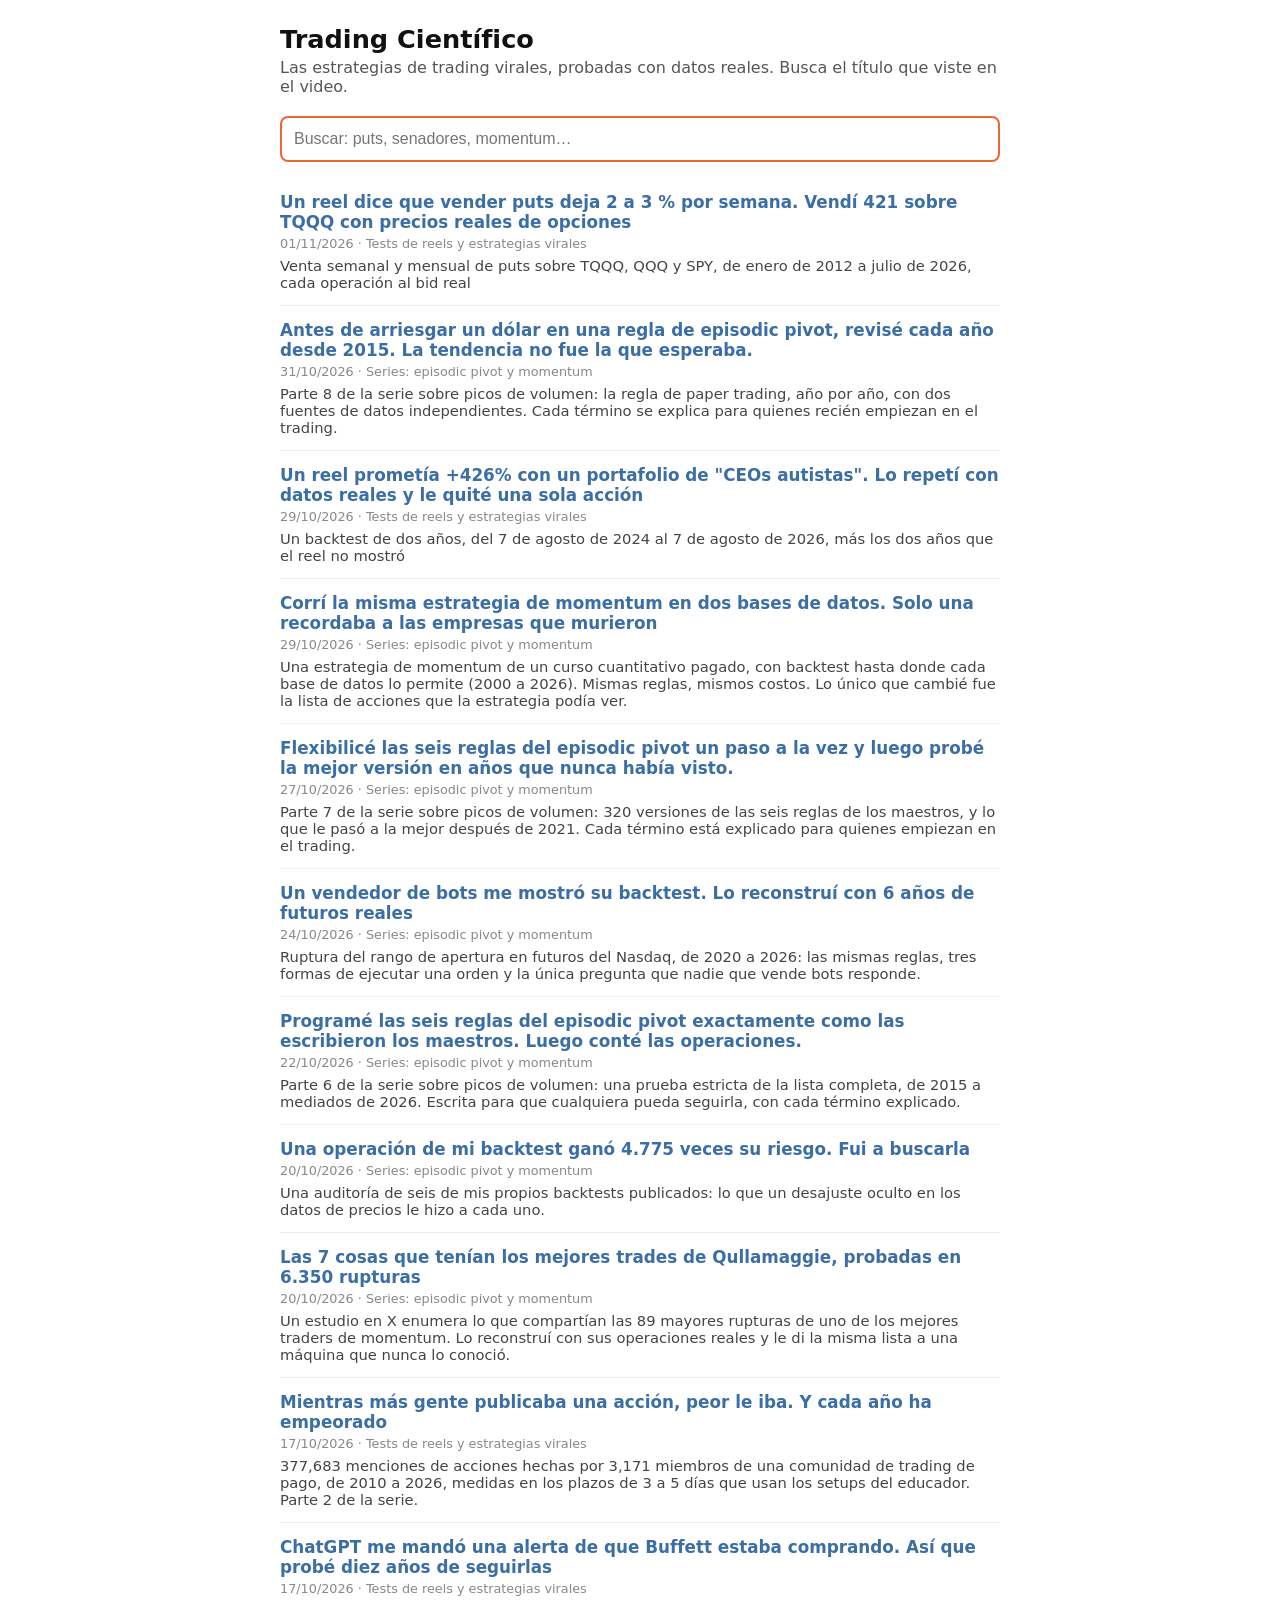
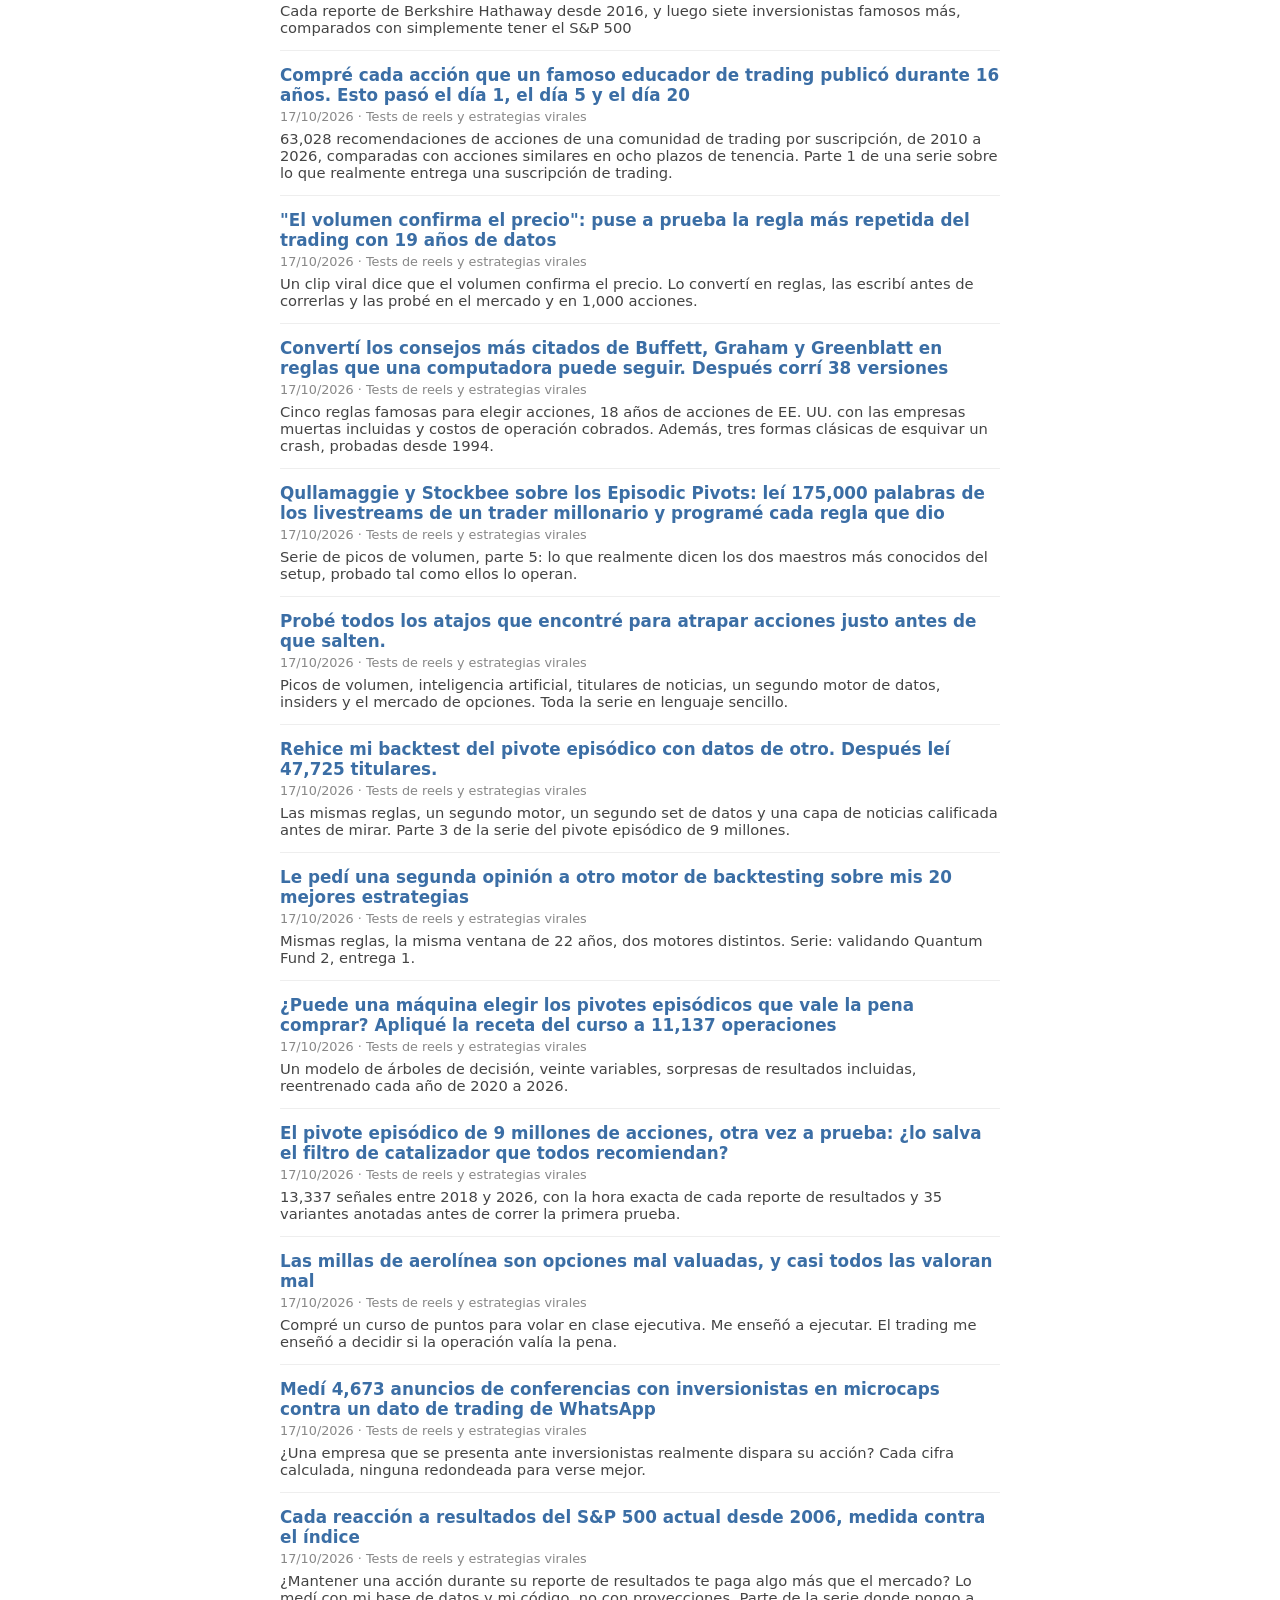
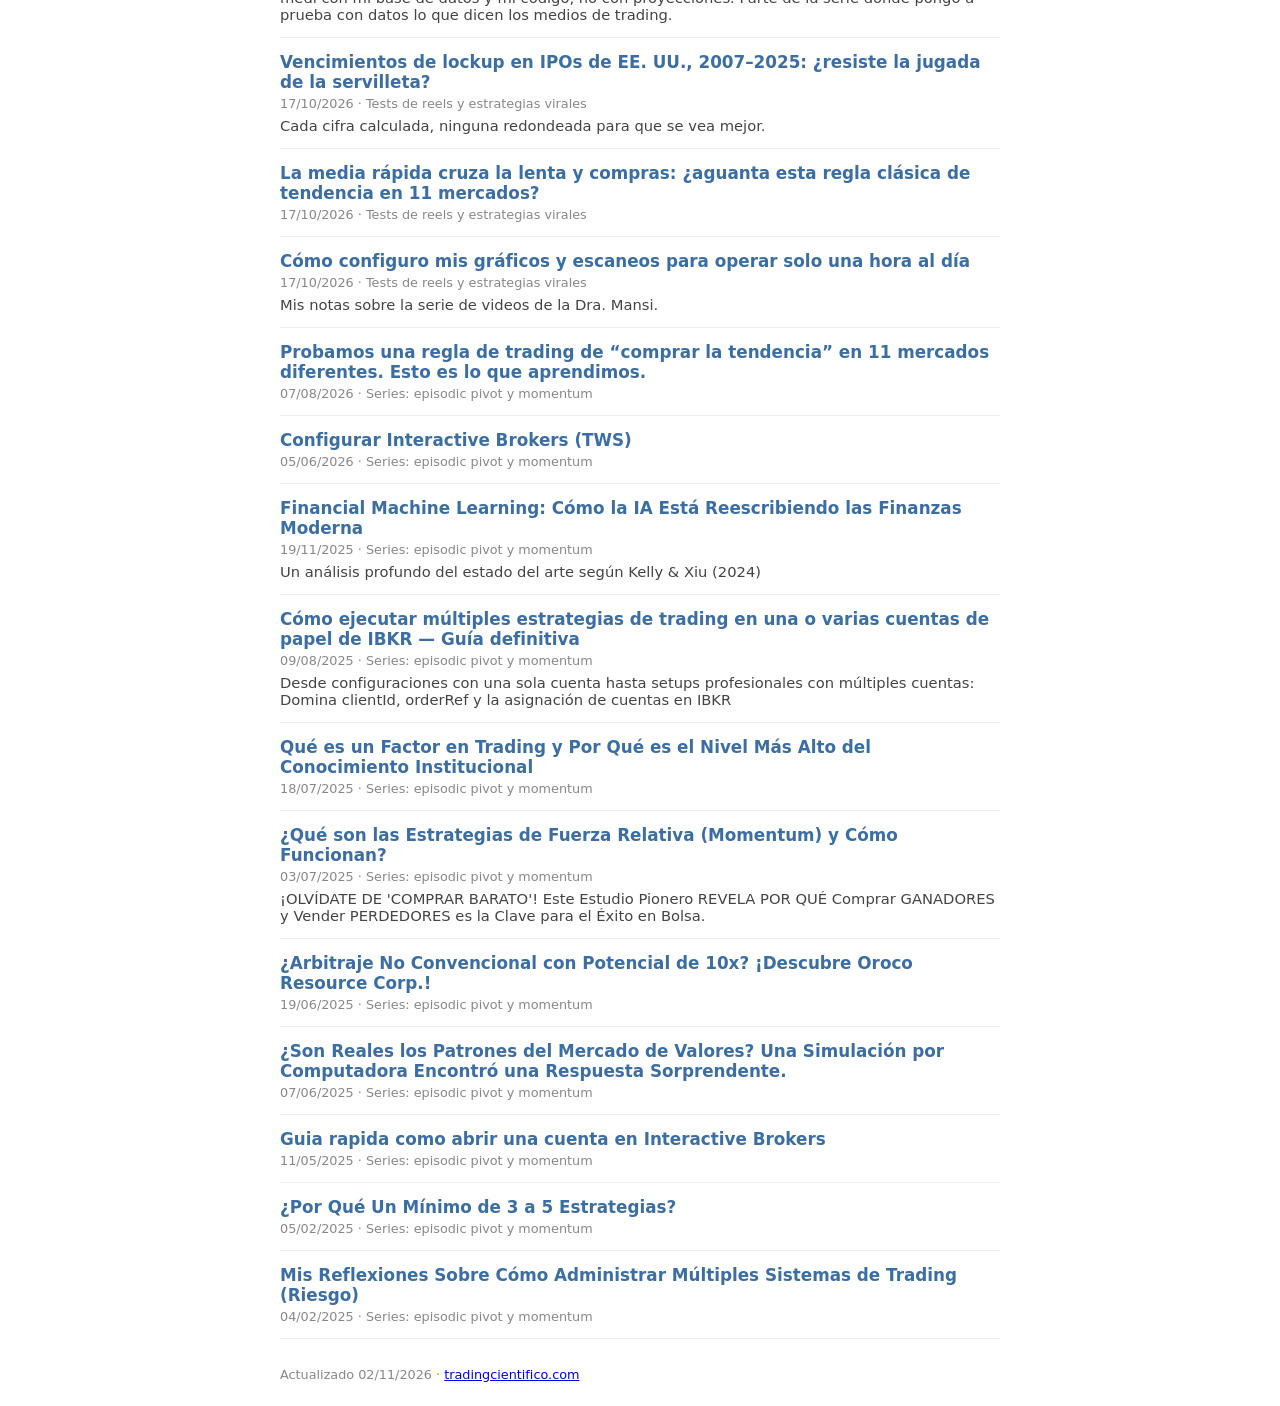
<file: blog/index.html>
<!DOCTYPE html>
<html lang="es"><head><meta charset="utf-8">
<meta name="viewport" content="width=device-width, initial-scale=1">
<title>Trading Científico · Todos los tests</title>
<meta name="description" content="Cada estrategia de trading viral, probada con datos reales: reglas, costos y años fuera de muestra.">
<style>
body{font-family:system-ui,-apple-system,Segoe UI,Roboto,sans-serif;max-width:720px;margin:0 auto;padding:24px 16px;color:#111;background:#fff}
h1{font-size:1.6rem;margin:0 0 4px} .lead{color:#555;margin:0 0 20px}
input{width:100%;padding:12px;font-size:1rem;border:2px solid #eb6834;border-radius:8px;box-sizing:border-box;margin-bottom:16px}
ul{list-style:none;padding:0;margin:0} li{padding:14px 0;border-bottom:1px solid #eee}
li a{font-weight:600;color:#3b6ea5;text-decoration:none;font-size:1.05rem} li a:hover{text-decoration:underline}
.meta{display:block;color:#888;font-size:.8rem;margin-top:4px} li p{margin:6px 0 0;color:#444;font-size:.92rem}
footer{margin-top:28px;color:#888;font-size:.8rem}
</style></head><body>
<h1>Trading Científico</h1>
<p class="lead">Las estrategias de trading virales, probadas con datos reales. Busca el título que viste en el video.</p>
<input id="q" type="search" placeholder="Buscar: puts, senadores, momentum…" aria-label="Buscar post">
<ul id="list"><li><a href="https://tradingcientifico.substack.com/p/un-reel-dice-que-vender-puts-deja">Un reel dice que vender puts deja 2 a 3 % por semana. Vendí 421 sobre TQQQ con precios reales de opciones</a><span class="meta">01/11/2026 · Tests de reels y estrategias virales</span><p>Venta semanal y mensual de puts sobre TQQQ, QQQ y SPY, de enero de 2012 a julio de 2026, cada operación al bid real</p></li><li><a href="https://neytrading.substack.com/p/antes-de-arriesgar-un-dolar-en-una">Antes de arriesgar un dólar en una regla de episodic pivot, revisé cada año desde 2015. La tendencia no fue la que esperaba.</a><span class="meta">31/10/2026 · Series: episodic pivot y momentum</span><p>Parte 8 de la serie sobre picos de volumen: la regla de paper trading, año por año, con dos fuentes de datos independientes. Cada término se explica para quienes recién empiezan en el trading.</p></li><li><a href="https://tradingcientifico.substack.com/p/un-reel-prometia-426-con-un-portafolio">Un reel prometía +426% con un portafolio de &quot;CEOs autistas&quot;. Lo repetí con datos reales y le quité una sola acción</a><span class="meta">29/10/2026 · Tests de reels y estrategias virales</span><p>Un backtest de dos años, del 7 de agosto de 2024 al 7 de agosto de 2026, más los dos años que el reel no mostró</p></li><li><a href="https://neytrading.substack.com/p/corri-la-misma-estrategia-de-momentum">Corrí la misma estrategia de momentum en dos bases de datos. Solo una recordaba a las empresas que murieron</a><span class="meta">29/10/2026 · Series: episodic pivot y momentum</span><p>Una estrategia de momentum de un curso cuantitativo pagado, con backtest hasta donde cada base de datos lo permite (2000 a 2026). Mismas reglas, mismos costos. Lo único que cambié fue la lista de acciones que la estrategia podía ver.</p></li><li><a href="https://neytrading.substack.com/p/flexibilice-las-seis-reglas-del-episodic">Flexibilicé las seis reglas del episodic pivot un paso a la vez y luego probé la mejor versión en años que nunca había visto.</a><span class="meta">27/10/2026 · Series: episodic pivot y momentum</span><p>Parte 7 de la serie sobre picos de volumen: 320 versiones de las seis reglas de los maestros, y lo que le pasó a la mejor después de 2021. Cada término está explicado para quienes empiezan en el trading.</p></li><li><a href="https://neytrading.substack.com/p/un-vendedor-de-bots-me-mostro-su">Un vendedor de bots me mostró su backtest. Lo reconstruí con 6 años de futuros reales</a><span class="meta">24/10/2026 · Series: episodic pivot y momentum</span><p>Ruptura del rango de apertura en futuros del Nasdaq, de 2020 a 2026: las mismas reglas, tres formas de ejecutar una orden y la única pregunta que nadie que vende bots responde.</p></li><li><a href="https://neytrading.substack.com/p/programe-las-seis-reglas-del-episodic">Programé las seis reglas del episodic pivot exactamente como las escribieron los maestros. Luego conté las operaciones.</a><span class="meta">22/10/2026 · Series: episodic pivot y momentum</span><p>Parte 6 de la serie sobre picos de volumen: una prueba estricta de la lista completa, de 2015 a mediados de 2026. Escrita para que cualquiera pueda seguirla, con cada término explicado.</p></li><li><a href="https://neytrading.substack.com/p/una-operacion-de-mi-backtest-gano">Una operación de mi backtest ganó 4.775 veces su riesgo. Fui a buscarla</a><span class="meta">20/10/2026 · Series: episodic pivot y momentum</span><p>Una auditoría de seis de mis propios backtests publicados: lo que un desajuste oculto en los datos de precios le hizo a cada uno.</p></li><li><a href="https://neytrading.substack.com/p/las-7-cosas-que-tenian-los-mejores">Las 7 cosas que tenían los mejores trades de Qullamaggie, probadas en 6.350 rupturas</a><span class="meta">20/10/2026 · Series: episodic pivot y momentum</span><p>Un estudio en X enumera lo que compartían las 89 mayores rupturas de uno de los mejores traders de momentum. Lo reconstruí con sus operaciones reales y le di la misma lista a una máquina que nunca lo conoció.</p></li><li><a href="https://tradingcientifico.substack.com/p/mientras-mas-gente-publicaba-una">Mientras más gente publicaba una acción, peor le iba. Y cada año ha empeorado</a><span class="meta">17/10/2026 · Tests de reels y estrategias virales</span><p>377,683 menciones de acciones hechas por 3,171 miembros de una comunidad de trading de pago, de 2010 a 2026, medidas en los plazos de 3 a 5 días que usan los setups del educador. Parte 2 de la serie.</p></li><li><a href="https://tradingcientifico.substack.com/p/chatgpt-me-mando-una-alerta-de-que">ChatGPT me mandó una alerta de que Buffett estaba comprando. Así que probé diez años de seguirlas</a><span class="meta">17/10/2026 · Tests de reels y estrategias virales</span><p>Cada reporte de Berkshire Hathaway desde 2016, y luego siete inversionistas famosos más, comparados con simplemente tener el S&amp;P 500</p></li><li><a href="https://tradingcientifico.substack.com/p/compre-cada-accion-que-un-famoso">Compré cada acción que un famoso educador de trading publicó durante 16 años. Esto pasó el día 1, el día 5 y el día 20</a><span class="meta">17/10/2026 · Tests de reels y estrategias virales</span><p>63,028 recomendaciones de acciones de una comunidad de trading por suscripción, de 2010 a 2026, comparadas con acciones similares en ocho plazos de tenencia. Parte 1 de una serie sobre lo que realmente entrega una suscripción de trading.</p></li><li><a href="https://tradingcientifico.substack.com/p/el-volumen-confirma-el-precio-puse">&quot;El volumen confirma el precio&quot;: puse a prueba la regla más repetida del trading con 19 años de datos</a><span class="meta">17/10/2026 · Tests de reels y estrategias virales</span><p>Un clip viral dice que el volumen confirma el precio. Lo convertí en reglas, las escribí antes de correrlas y las probé en el mercado y en 1,000 acciones.</p></li><li><a href="https://tradingcientifico.substack.com/p/converti-los-consejos-mas-citados">Convertí los consejos más citados de Buffett, Graham y Greenblatt en reglas que una computadora puede seguir. Después corrí 38 versiones</a><span class="meta">17/10/2026 · Tests de reels y estrategias virales</span><p>Cinco reglas famosas para elegir acciones, 18 años de acciones de EE. UU. con las empresas muertas incluidas y costos de operación cobrados. Además, tres formas clásicas de esquivar un crash, probadas desde 1994.</p></li><li><a href="https://tradingcientifico.substack.com/p/qullamaggie-y-stockbee-sobre-los">Qullamaggie y Stockbee sobre los Episodic Pivots: leí 175,000 palabras de los livestreams de un trader millonario y programé cada regla que dio</a><span class="meta">17/10/2026 · Tests de reels y estrategias virales</span><p>Serie de picos de volumen, parte 5: lo que realmente dicen los dos maestros más conocidos del setup, probado tal como ellos lo operan.</p></li><li><a href="https://tradingcientifico.substack.com/p/probe-todos-los-atajos-que-encontre">Probé todos los atajos que encontré para atrapar acciones justo antes de que salten.</a><span class="meta">17/10/2026 · Tests de reels y estrategias virales</span><p>Picos de volumen, inteligencia artificial, titulares de noticias, un segundo motor de datos, insiders y el mercado de opciones. Toda la serie en lenguaje sencillo.</p></li><li><a href="https://tradingcientifico.substack.com/p/rehice-mi-backtest-del-pivote-episodico">Rehice mi backtest del pivote episódico con datos de otro. Después leí 47,725 titulares.</a><span class="meta">17/10/2026 · Tests de reels y estrategias virales</span><p>Las mismas reglas, un segundo motor, un segundo set de datos y una capa de noticias calificada antes de mirar. Parte 3 de la serie del pivote episódico de 9 millones.</p></li><li><a href="https://tradingcientifico.substack.com/p/le-pedi-una-segunda-opinion-a-otro">Le pedí una segunda opinión a otro motor de backtesting sobre mis 20 mejores estrategias</a><span class="meta">17/10/2026 · Tests de reels y estrategias virales</span><p>Mismas reglas, la misma ventana de 22 años, dos motores distintos. Serie: validando Quantum Fund 2, entrega 1.</p></li><li><a href="https://tradingcientifico.substack.com/p/puede-una-maquina-elegir-los-pivotes">¿Puede una máquina elegir los pivotes episódicos que vale la pena comprar? Apliqué la receta del curso a 11,137 operaciones</a><span class="meta">17/10/2026 · Tests de reels y estrategias virales</span><p>Un modelo de árboles de decisión, veinte variables, sorpresas de resultados incluidas, reentrenado cada año de 2020 a 2026.</p></li><li><a href="https://tradingcientifico.substack.com/p/el-pivote-episodico-de-9-millones">El pivote episódico de 9 millones de acciones, otra vez a prueba: ¿lo salva el filtro de catalizador que todos recomiendan?</a><span class="meta">17/10/2026 · Tests de reels y estrategias virales</span><p>13,337 señales entre 2018 y 2026, con la hora exacta de cada reporte de resultados y 35 variantes anotadas antes de correr la primera prueba.</p></li><li><a href="https://tradingcientifico.substack.com/p/las-millas-de-aerolinea-son-opciones">Las millas de aerolínea son opciones mal valuadas, y casi todos las valoran mal</a><span class="meta">17/10/2026 · Tests de reels y estrategias virales</span><p>Compré un curso de puntos para volar en clase ejecutiva. Me enseñó a ejecutar. El trading me enseñó a decidir si la operación valía la pena.</p></li><li><a href="https://tradingcientifico.substack.com/p/medi-4673-anuncios-de-conferencias">Medí 4,673 anuncios de conferencias con inversionistas en microcaps contra un dato de trading de WhatsApp</a><span class="meta">17/10/2026 · Tests de reels y estrategias virales</span><p>¿Una empresa que se presenta ante inversionistas realmente dispara su acción? Cada cifra calculada, ninguna redondeada para verse mejor.</p></li><li><a href="https://tradingcientifico.substack.com/p/cada-reaccion-a-resultados-del-s">Cada reacción a resultados del S&amp;P 500 actual desde 2006, medida contra el índice</a><span class="meta">17/10/2026 · Tests de reels y estrategias virales</span><p>¿Mantener una acción durante su reporte de resultados te paga algo más que el mercado? Lo medí con mi base de datos y mi código, no con proyecciones. Parte de la serie donde pongo a prueba con datos lo que dicen los medios de trading.</p></li><li><a href="https://tradingcientifico.substack.com/p/vencimientos-de-lockup-en-ipos-de">Vencimientos de lockup en IPOs de EE. UU., 2007–2025: ¿resiste la jugada de la servilleta?</a><span class="meta">17/10/2026 · Tests de reels y estrategias virales</span><p>Cada cifra calculada, ninguna redondeada para que se vea mejor.</p></li><li><a href="https://tradingcientifico.substack.com/p/la-media-rapida-cruza-la-lenta-y">La media rápida cruza la lenta y compras: ¿aguanta esta regla clásica de tendencia en 11 mercados?</a><span class="meta">17/10/2026 · Tests de reels y estrategias virales</span></li><li><a href="https://tradingcientifico.substack.com/p/como-configuro-mis-graficos-y-escaneos">Cómo configuro mis gráficos y escaneos para operar solo una hora al día</a><span class="meta">17/10/2026 · Tests de reels y estrategias virales</span><p>Mis notas sobre la serie de videos de la Dra. Mansi.</p></li><li><a href="https://neytrading.substack.com/p/probamos-una-regla-de-trading-de">Probamos una regla de trading de “comprar la tendencia” en 11 mercados diferentes. Esto es lo que aprendimos.</a><span class="meta">07/08/2026 · Series: episodic pivot y momentum</span></li><li><a href="https://neytrading.substack.com/p/configurar-interactive-brokers-tws">Configurar Interactive Brokers (TWS)</a><span class="meta">05/06/2026 · Series: episodic pivot y momentum</span></li><li><a href="https://neytrading.substack.com/p/financial-machine-learning-como-la">Financial Machine Learning: Cómo la IA Está Reescribiendo las Finanzas Moderna</a><span class="meta">19/11/2025 · Series: episodic pivot y momentum</span><p>Un análisis profundo del estado del arte según Kelly &amp; Xiu (2024)</p></li><li><a href="https://neytrading.substack.com/p/como-ejecutar-multiples-estrategias">Cómo ejecutar múltiples estrategias de trading en una o varias cuentas de papel de IBKR — Guía definitiva </a><span class="meta">09/08/2025 · Series: episodic pivot y momentum</span><p>Desde configuraciones con una sola cuenta hasta setups profesionales con múltiples cuentas: Domina clientId, orderRef y la asignación de cuentas en IBKR</p></li><li><a href="https://neytrading.substack.com/p/que-es-un-factor-en-trading-y-por">Qué es un Factor en Trading y Por Qué es el Nivel Más Alto del Conocimiento Institucional</a><span class="meta">18/07/2025 · Series: episodic pivot y momentum</span></li><li><a href="https://neytrading.substack.com/p/que-son-las-estrategias-de-fuerza">¿Qué son las Estrategias de Fuerza Relativa (Momentum) y Cómo Funcionan?</a><span class="meta">03/07/2025 · Series: episodic pivot y momentum</span><p>¡OLVÍDATE DE &#x27;COMPRAR BARATO&#x27;! Este Estudio Pionero REVELA POR QUÉ Comprar GANADORES y Vender PERDEDORES es la Clave para el Éxito en Bolsa.</p></li><li><a href="https://neytrading.substack.com/p/arbitraje-no-convencional-con-potencial">¿Arbitraje No Convencional con Potencial de 10x? ¡Descubre Oroco Resource Corp.!</a><span class="meta">19/06/2025 · Series: episodic pivot y momentum</span></li><li><a href="https://neytrading.substack.com/p/son-reales-los-patrones-del-mercado">¿Son Reales los Patrones del Mercado de Valores? Una Simulación por Computadora Encontró una Respuesta Sorprendente.</a><span class="meta">07/06/2025 · Series: episodic pivot y momentum</span></li><li><a href="https://neytrading.substack.com/p/guia-rapida-como-abrir-una-cuenta">Guia rapida como abrir una cuenta en Interactive Brokers</a><span class="meta">11/05/2025 · Series: episodic pivot y momentum</span></li><li><a href="https://neytrading.substack.com/p/por-que-un-minimo-de-3-a-5-estrategias">¿Por Qué Un Mínimo de 3 a 5 Estrategias?</a><span class="meta">05/02/2025 · Series: episodic pivot y momentum</span></li><li><a href="https://neytrading.substack.com/p/mis-reflexiones-sobre-como-administrar">Mis Reflexiones Sobre Cómo Administrar Múltiples Sistemas de Trading (Riesgo)</a><span class="meta">04/02/2025 · Series: episodic pivot y momentum</span></li></ul>
<footer>Actualizado 02/11/2026 · <a href="https://www.tradingcientifico.com">tradingcientifico.com</a></footer>
<script>
const q=document.getElementById('q'),items=[...document.querySelectorAll('#list li')];
q.addEventListener('input',()=>{const t=q.value.toLowerCase();items.forEach(li=>li.style.display=li.textContent.toLowerCase().includes(t)?'':'none');});
</script></body></html>
</file>
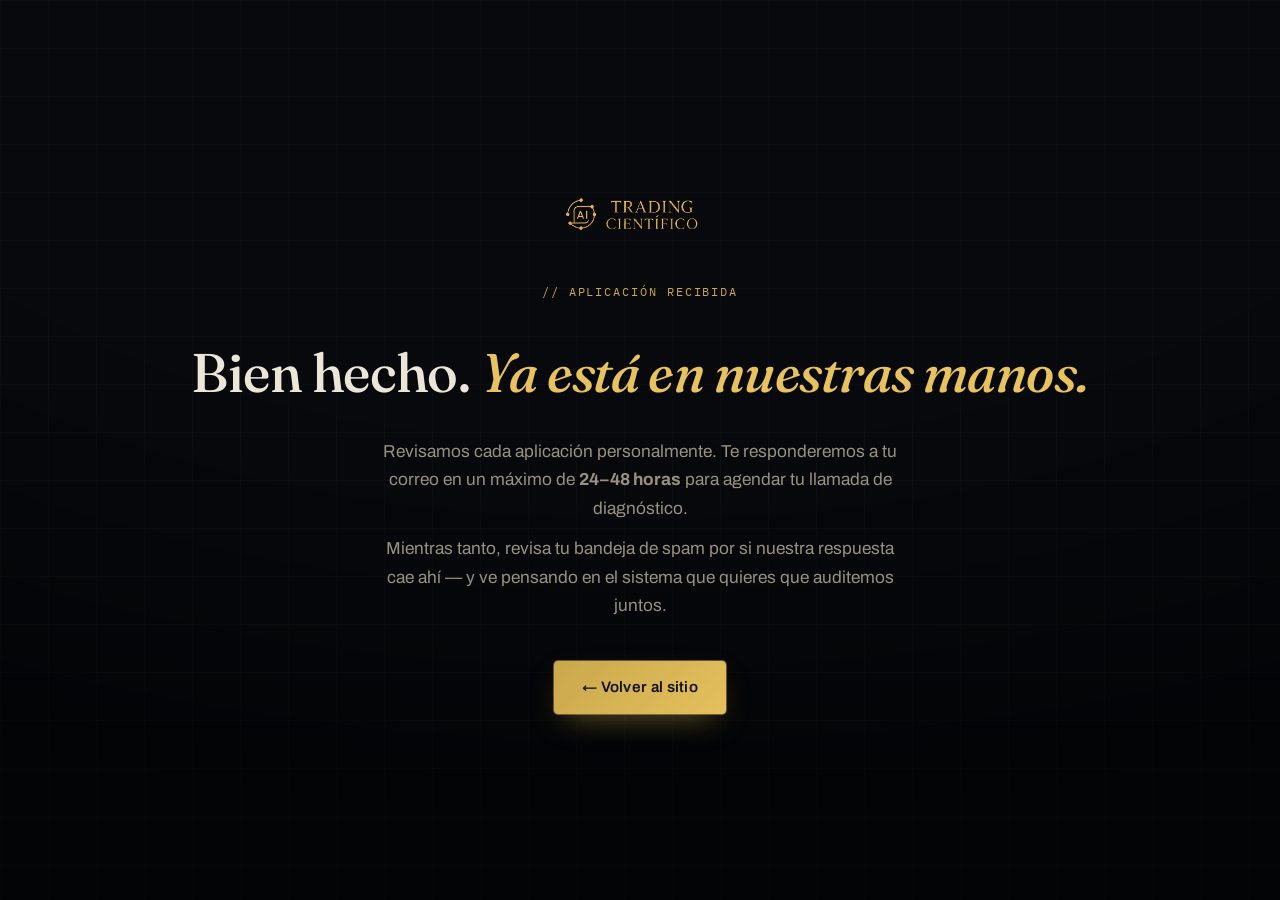
<file: gracias.html>
<!DOCTYPE html>
<html lang="es">
<head>
  <meta charset="UTF-8">
  <meta name="viewport" content="width=device-width, initial-scale=1.0">
  <title>Aplicación recibida — Trading Científico</title>
  <meta name="robots" content="noindex">
  <link rel="icon" type="image/png" href="assets/img/favicon.png">
  <link rel="preconnect" href="https://fonts.googleapis.com">
  <link rel="preconnect" href="https://fonts.gstatic.com" crossorigin>
  <link href="https://fonts.googleapis.com/css2?family=Fraunces:ital,opsz,wght@0,9..144,400;0,9..144,500;1,9..144,400&family=Archivo:wght@400;500;600&family=IBM+Plex+Mono:wght@400;500&display=swap" rel="stylesheet">
  <link rel="stylesheet" href="assets/css/styles.css">
  <style>
    .thanks {
      min-height: 100vh;
      display: flex;
      flex-direction: column;
      align-items: center;
      justify-content: center;
      text-align: center;
      padding: 40px 24px;
      position: relative;
      overflow: hidden;
    }
    .thanks__bg {
      position: absolute; inset: 0;
      background:
        linear-gradient(180deg, rgba(7,9,13,0.88), rgba(7,9,13,0.96)),
        url("assets/img/bg-ciudad.jpg") center 40% / cover no-repeat;
    }
    .thanks > * { position: relative; }
    .thanks img.logo { height: 56px; width: auto; margin-bottom: 40px; }
    .thanks h1 { font-size: clamp(2.2rem, 5vw, 3.4rem); margin-bottom: 20px; }
    .thanks p { color: var(--muted); max-width: 52ch; font-size: 1.08rem; margin-bottom: 12px; }
    .thanks .mono.small { font-size: 0.75rem; color: var(--gold); letter-spacing: 0.16em; text-transform: uppercase; margin-bottom: 26px; }
    .thanks .btn { margin-top: 28px; }
  </style>
</head>
<body>
  <main class="thanks">
    <div class="thanks__bg" aria-hidden="true"></div>
    <img class="logo" src="assets/img/logo.png" alt="Trading Científico">
    <p class="mono small">// Aplicación recibida</p>
    <h1>Bien hecho. <em>Ya está en nuestras manos.</em></h1>
    <p>Revisamos cada aplicación personalmente. Te responderemos a tu correo en un máximo de
    <strong>24–48 horas</strong> para agendar tu llamada de diagnóstico.</p>
    <p>Mientras tanto, revisa tu bandeja de spam por si nuestra respuesta cae ahí — y ve pensando
    en el sistema que quieres que auditemos juntos.</p>
    <a class="btn btn--gold" href="index.html">← Volver al sitio</a>
  </main>
</body>
</html>
</file>
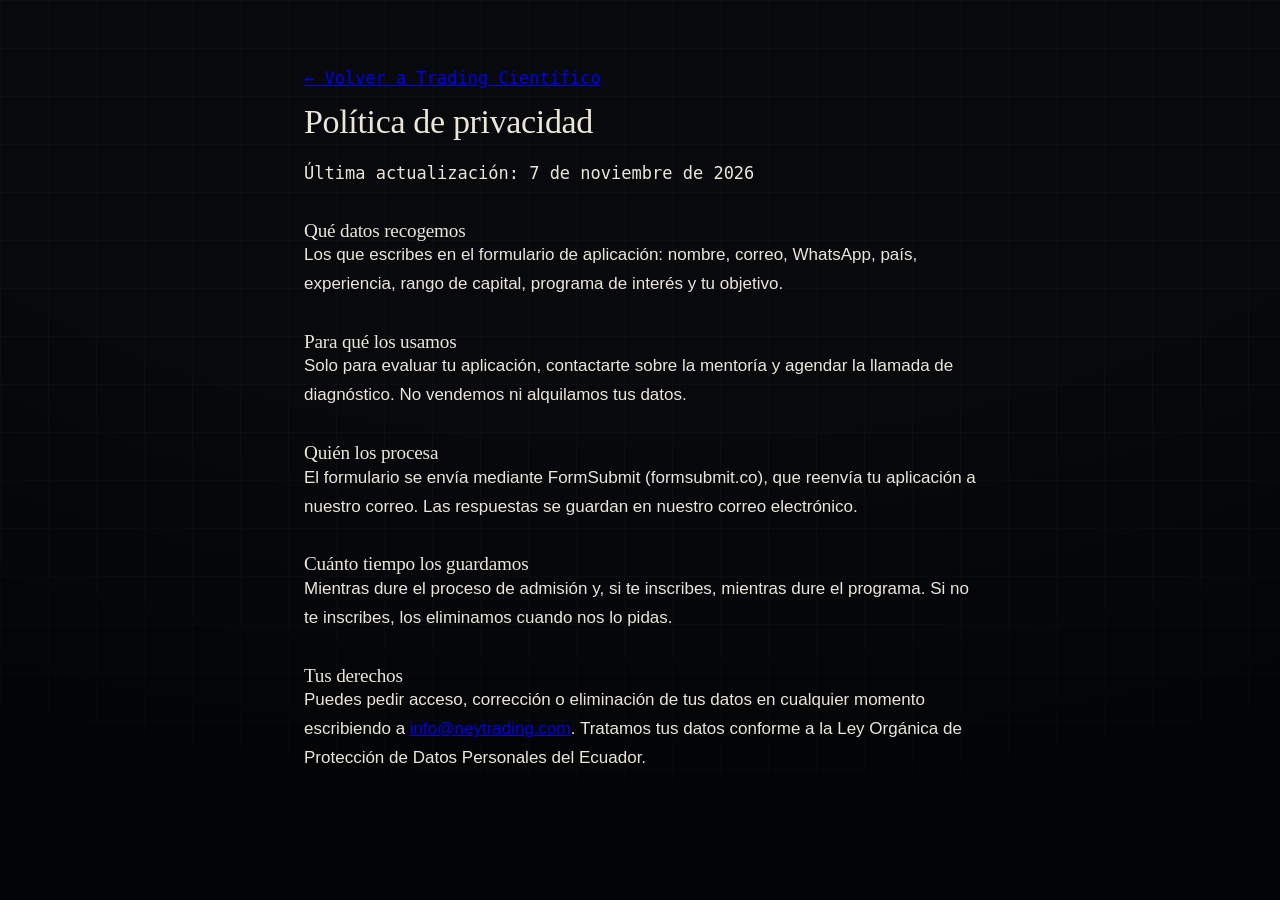
<file: privacidad.html>
<!DOCTYPE html>
<html lang="es">
<head>
  <meta charset="UTF-8">
  <meta name="viewport" content="width=device-width, initial-scale=1.0">
  <title>Política de privacidad — Trading Científico</title>
  <link rel="icon" type="image/png" href="assets/img/favicon.png">
  <link rel="stylesheet" href="assets/css/styles.css">
  <style>
    .legal { max-width: 720px; margin: 0 auto; padding: 64px 24px; line-height: 1.7; }
    .legal h1 { margin-bottom: 8px; }
    .legal h2 { margin-top: 32px; font-size: 1.2rem; }
  </style>
</head>
<body>
  <main class="legal">
    <p class="mono"><a href="index.html">← Volver a Trading Científico</a></p>
    <h1>Política de privacidad</h1>
    <p class="mono">Última actualización: 7 de noviembre de 2026</p>

    <h2>Qué datos recogemos</h2>
    <p>Los que escribes en el formulario de aplicación: nombre, correo, WhatsApp, país, experiencia, rango de capital, programa de interés y tu objetivo.</p>

    <h2>Para qué los usamos</h2>
    <p>Solo para evaluar tu aplicación, contactarte sobre la mentoría y agendar la llamada de diagnóstico. No vendemos ni alquilamos tus datos.</p>

    <h2>Quién los procesa</h2>
    <p>El formulario se envía mediante FormSubmit (formsubmit.co), que reenvía tu aplicación a nuestro correo. Las respuestas se guardan en nuestro correo electrónico.</p>

    <h2>Cuánto tiempo los guardamos</h2>
    <p>Mientras dure el proceso de admisión y, si te inscribes, mientras dure el programa. Si no te inscribes, los eliminamos cuando nos lo pidas.</p>

    <h2>Tus derechos</h2>
    <p>Puedes pedir acceso, corrección o eliminación de tus datos en cualquier momento escribiendo a <a href="mailto:info@neytrading.com">info@neytrading.com</a>. Tratamos tus datos conforme a la Ley Orgánica de Protección de Datos Personales del Ecuador.</p>
  </main>
</body>
</html>
</file>
<file: assets/css/styles.css>
/* ============================================================
   TRADING CIENTÍFICO — paper académico × terminal de trading
   ============================================================ */

:root {
  --ink:        #07090d;   /* fondo página */
  --ink-2:      #0b0e14;   /* paneles */
  --ink-3:      #11151d;   /* tarjetas */
  --paper:      #ece6d8;   /* texto principal (pergamino) */
  --muted:      #98917f;   /* texto secundario cálido */
  --gold:       #c9a84c;
  --gold-bright:#e8c25e;
  --green:      #41c98e;
  --red:        #e0524f;
  --line:       rgba(236, 230, 216, 0.10);
  --line-gold:  rgba(201, 168, 76, 0.28);
  --font-display: "Fraunces", Georgia, serif;
  --font-body:    "Archivo", "Helvetica Neue", sans-serif;
  --font-mono:    "IBM Plex Mono", Consolas, monospace;
}

* { margin: 0; padding: 0; box-sizing: border-box; }
html { scroll-behavior: smooth; }
body {
  background: var(--ink);
  color: var(--paper);
  font-family: var(--font-body);
  font-size: 17px;
  line-height: 1.65;
  -webkit-font-smoothing: antialiased;
  overflow-x: hidden;
}

/* textura: papel milimetrado sutil + viñeta */
body::before {
  content: "";
  position: fixed; inset: 0;
  background-image:
    linear-gradient(rgba(236,230,216,0.022) 1px, transparent 1px),
    linear-gradient(90deg, rgba(236,230,216,0.022) 1px, transparent 1px);
  background-size: 48px 48px;
  pointer-events: none;
  z-index: 0;
}
body::after {
  content: "";
  position: fixed; inset: 0;
  background: radial-gradient(120% 90% at 50% 0%, transparent 55%, rgba(0,0,0,0.55));
  pointer-events: none;
  z-index: 0;
}
main, section, header, footer { position: relative; z-index: 1; }

.mono { font-family: var(--font-mono); }
.wrap { max-width: 1180px; margin: 0 auto; padding: 0 28px; }
.wrap--narrow { max-width: 860px; }

h1, h2, h3 { font-family: var(--font-display); font-weight: 500; letter-spacing: -0.01em; }
h2 { font-size: clamp(2rem, 4.4vw, 3.2rem); line-height: 1.12; }
h2 em, h1 em { font-style: italic; color: var(--gold-bright); }
sup { line-height: 0; }
sup a { color: var(--gold); text-decoration: none; font-family: var(--font-mono); font-size: 0.72em; }
sup a:hover { color: var(--gold-bright); }
::selection { background: rgba(201,168,76,0.35); }

/* ---------- botones ---------- */
.btn {
  display: inline-block;
  font-family: var(--font-body);
  font-weight: 600;
  font-size: 0.95rem;
  letter-spacing: 0.02em;
  padding: 14px 28px;
  border-radius: 4px;
  text-decoration: none;
  transition: transform 0.18s ease, box-shadow 0.18s ease, background 0.18s ease, color 0.18s ease;
}
.btn--gold {
  background: linear-gradient(135deg, var(--gold) 0%, var(--gold-bright) 55%, var(--gold) 100%);
  background-size: 200% 200%;
  color: #14110a;
  box-shadow: 0 0 0 1px rgba(232,194,94,0.4), 0 12px 32px -12px rgba(201,168,76,0.55);
}
.btn--gold:hover {
  transform: translateY(-2px);
  background-position: 100% 0;
  box-shadow: 0 0 0 1px rgba(232,194,94,0.7), 0 18px 40px -12px rgba(201,168,76,0.7);
}
.btn--ghost {
  color: var(--paper);
  box-shadow: inset 0 0 0 1px var(--line-gold);
}
.btn--ghost:hover { box-shadow: inset 0 0 0 1px var(--gold); color: var(--gold-bright); }
.btn--xl { font-size: 1.1rem; padding: 18px 40px; }
.btn--nav { padding: 10px 22px; font-size: 0.88rem; }

/* ---------- nav ---------- */
.nav {
  position: fixed; top: 0; left: 0; right: 0;
  z-index: 50;
  background: rgba(7, 9, 13, 0.78);
  backdrop-filter: blur(14px);
  -webkit-backdrop-filter: blur(14px);
  border-bottom: 1px solid var(--line);
}
.nav__inner { display: flex; align-items: center; gap: 32px; height: 72px; }
.nav__brand img { height: 44px; width: auto; display: block; }
.nav__links { display: flex; gap: 28px; margin-left: auto; }
.nav__links a {
  color: var(--muted);
  text-decoration: none;
  font-size: 0.9rem;
  font-weight: 500;
  transition: color 0.15s;
}
.nav__links a:hover { color: var(--gold-bright); }

/* ---------- hero ---------- */
.hero { padding: 168px 0 96px; position: relative; overflow: hidden; }
.hero__bg {
  position: absolute; inset: 0;
  background:
    linear-gradient(180deg, rgba(7,9,13,0.82) 0%, rgba(7,9,13,0.94) 60%, var(--ink) 100%),
    url("../img/bg-ciudad.jpg") center 30% / cover no-repeat;
}
.hero__grid {
  position: relative;
  display: grid;
  grid-template-columns: 1.05fr 0.95fr;
  gap: 56px;
  align-items: center;
}
.kicker {
  font-family: var(--font-mono);
  font-size: 0.78rem;
  letter-spacing: 0.22em;
  text-transform: uppercase;
  color: var(--gold);
  margin-bottom: 22px;
}
.kicker::before { content: "// "; color: var(--muted); }
.hero__title {
  font-size: clamp(2.4rem, 5.4vw, 4rem);
  line-height: 1.06;
  margin-bottom: 24px;
}
.hero__sub { color: var(--muted); font-size: 1.12rem; max-width: 56ch; margin-bottom: 34px; }
.hero__sub strong { color: var(--paper); font-weight: 600; }
.hero__cta { display: flex; gap: 16px; flex-wrap: wrap; margin-bottom: 44px; }

.hero__stats {
  list-style: none;
  display: grid;
  grid-template-columns: repeat(4, auto);
  gap: 12px 36px;
  border-top: 1px solid var(--line);
  padding-top: 26px;
}
.hero__stats li { display: flex; flex-direction: column; gap: 4px; }
.hero__stats .num { font-size: 1.5rem; color: var(--gold-bright); font-weight: 500; }
.hero__stats .lbl { font-size: 0.78rem; color: var(--muted); max-width: 17ch; line-height: 1.4; }

/* panel estilo terminal */
.panel {
  background: var(--ink-2);
  border: 1px solid var(--line);
  border-radius: 10px;
  overflow: hidden;
  box-shadow: 0 40px 80px -30px rgba(0,0,0,0.8), 0 0 0 1px rgba(201,168,76,0.06);
}
.panel__bar {
  display: flex; align-items: center; gap: 7px;
  padding: 11px 16px;
  font-size: 0.72rem;
  color: var(--muted);
  border-bottom: 1px solid var(--line);
  background: rgba(236,230,216,0.025);
}
.panel__bar .dot { width: 9px; height: 9px; border-radius: 50%; background: rgba(236,230,216,0.16); }
.panel__bar .dot:first-child { background: rgba(224,82,79,0.55); }
.panel__bar .dot:nth-child(2) { background: rgba(201,168,76,0.55); }
.panel__bar .dot:nth-child(3) { background: rgba(65,201,142,0.55); }

/* gráfico hero */
.chart { display: block; width: 100%; height: auto; }
.chart__grid line { stroke: rgba(236,230,216,0.07); stroke-width: 1; }
.chart__dd { fill: rgba(224,82,79,0.10); stroke: rgba(224,82,79,0.25); stroke-dasharray: 3 4; }
.chart__bench {
  fill: none; stroke: rgba(236,230,216,0.30); stroke-width: 1.6; stroke-dasharray: 5 5;
}
.chart__line {
  fill: none;
  stroke: var(--gold-bright);
  stroke-width: 2.6;
  stroke-linecap: round;
  filter: drop-shadow(0 0 6px rgba(232,194,94,0.45));
  stroke-dasharray: 1200;
  stroke-dashoffset: 1200;
}
.chart--draw .chart__line { animation: draw 2.6s cubic-bezier(0.4, 0, 0.2, 1) 0.5s forwards; }
@keyframes draw { to { stroke-dashoffset: 0; } }
.chart__ax text { fill: var(--muted); font-size: 11px; }
.chart__ann { fill: var(--muted); font-size: 11px; }
.chart__ann--gold { fill: var(--gold-bright); }
.fig {
  display: block;
  padding: 12px 16px 14px;
  font-size: 0.72rem;
  line-height: 1.55;
  color: var(--muted);
  border-top: 1px solid var(--line);
}
.fig::before { content: "▸ "; color: var(--gold); }

/* ---------- secciones ---------- */
.section { padding: 110px 0; border-top: 1px solid var(--line); }
.section--alt { background: var(--ink-2); }
.sec-head { max-width: 760px; margin-bottom: 56px; }
.sec-head--center { margin-left: auto; margin-right: auto; text-align: center; }
.sec-num {
  font-size: 0.78rem;
  letter-spacing: 0.22em;
  text-transform: uppercase;
  color: var(--gold);
  margin-bottom: 16px;
}
.sec-num::after {
  content: "";
  display: inline-block;
  width: 56px; height: 1px;
  background: var(--line-gold);
  margin-left: 14px;
  vertical-align: middle;
}
.sec-head--center .sec-num::after { display: none; }
.sec-lead { color: var(--muted); font-size: 1.08rem; margin-top: 18px; }

/* ---------- problema ---------- */
.bigstat {
  display: grid;
  grid-template-columns: auto 1fr;
  gap: 40px;
  align-items: center;
  background: var(--ink-2);
  border: 1px solid var(--line);
  border-left: 3px solid var(--red);
  border-radius: 10px;
  padding: 40px 44px;
  margin-bottom: 56px;
}
.bigstat__num .mono {
  font-size: clamp(4rem, 9vw, 7rem);
  font-weight: 500;
  color: var(--red);
  line-height: 1;
  letter-spacing: -0.03em;
}
.bigstat__txt p { font-size: 1.15rem; max-width: 52ch; }
.bigstat__txt strong { color: var(--red); }
.bigstat__src { font-size: 0.75rem; color: var(--muted); margin-top: 12px; }

.cards3 { display: grid; grid-template-columns: repeat(3, 1fr); gap: 20px; margin-bottom: 64px; }
.card {
  background: var(--ink-3);
  border: 1px solid var(--line);
  border-radius: 10px;
  padding: 30px 28px;
  transition: border-color 0.2s, transform 0.2s;
}
.card:hover { border-color: var(--line-gold); transform: translateY(-3px); }
.card__n { color: var(--gold); font-size: 0.8rem; display: block; margin-bottom: 14px; }
.card h3 { font-size: 1.25rem; margin-bottom: 10px; }
.card p { color: var(--muted); font-size: 0.95rem; }

.figframe {
  background: var(--ink-2);
  border: 1px solid var(--line);
  border-radius: 10px;
  overflow: hidden;
  max-width: 820px;
  margin: 0 auto;
}
.figframe img { display: block; width: 100%; height: auto; background: #fff; }
.figframe--term img { background: var(--ink-3); }

/* ---------- método ---------- */
.filters {
  list-style: none;
  display: grid;
  grid-template-columns: repeat(3, 1fr);
  gap: 20px;
  counter-reset: filtro;
  margin-bottom: 88px;
}
.filters li {
  background: var(--ink-3);
  border: 1px solid var(--line);
  border-radius: 10px;
  padding: 30px 28px;
  position: relative;
  transition: border-color 0.2s, transform 0.2s;
}
.filters li:hover { border-color: var(--line-gold); transform: translateY(-3px); }
.filters__n {
  display: inline-block;
  color: var(--ink);
  background: var(--gold);
  font-size: 0.75rem;
  font-weight: 600;
  padding: 3px 9px;
  border-radius: 3px;
  margin-bottom: 16px;
}
.filters h3 { font-size: 1.2rem; margin-bottom: 10px; }
.filters p { color: var(--muted); font-size: 0.93rem; }

.lab__head { max-width: 720px; margin-bottom: 40px; }
.lab__title { font-size: clamp(1.5rem, 2.6vw, 2rem); margin-bottom: 14px; }
.lab__head p { color: var(--muted); }
.lab__grid { display: grid; grid-template-columns: 1fr 1fr; gap: 24px; }
.lab__grid .figframe { max-width: none; margin: 0; }

/* ---------- tabla 10 sistemas ---------- */
.table-scroll { overflow-x: auto; border: 1px solid var(--line); border-radius: 10px; background: var(--ink-2); }
.systable { width: 100%; border-collapse: collapse; min-width: 760px; }
.systable caption {
  text-align: left;
  padding: 16px 20px;
  font-size: 0.75rem;
  color: var(--muted);
  border-bottom: 1px solid var(--line);
  caption-side: top;
}
.systable th {
  font-family: var(--font-mono);
  font-weight: 500;
  font-size: 0.72rem;
  text-transform: uppercase;
  letter-spacing: 0.14em;
  color: var(--gold);
  text-align: left;
  padding: 14px 20px;
  border-bottom: 1px solid var(--line-gold);
}
.systable td {
  padding: 15px 20px;
  border-bottom: 1px solid var(--line);
  font-size: 0.95rem;
  vertical-align: top;
}
.systable tbody tr { transition: background 0.15s; }
.systable tbody tr:hover { background: rgba(201,168,76,0.045); }
.systable tbody tr:last-child td { border-bottom: none; }
.systable td:first-child { color: var(--gold); font-size: 0.85rem; }
.systable td:nth-child(3) { color: var(--muted); font-size: 0.88rem; }
.tag {
  display: inline-block;
  font-family: var(--font-mono);
  font-size: 0.7rem;
  padding: 2px 9px;
  border-radius: 999px;
  margin-right: 8px;
  white-space: nowrap;
}
.tag--ok   { color: var(--green); border: 1px solid rgba(65,201,142,0.4); }
.tag--mid  { color: var(--gold-bright); border: 1px solid rgba(201,168,76,0.45); }
.tag--warn { color: var(--red); border: 1px solid rgba(224,82,79,0.45); }

/* nombres de sistemas reservados (borrosos + candado) */
.sysname { display: inline-flex; align-items: center; gap: 10px; }
.sysname__blur {
  filter: blur(6.5px);
  user-select: none;
  -webkit-user-select: none;
  pointer-events: none;
  opacity: 0.85;
  white-space: nowrap;
}
.sysname::after {
  content: "";
  flex: none;
  width: 12px; height: 14px;
  background-color: var(--gold);
  -webkit-mask: url('data:image/svg+xml,%3Csvg xmlns="http://www.w3.org/2000/svg" viewBox="0 0 24 24"%3E%3Cpath d="M12 2a5 5 0 0 0-5 5v3H6a2 2 0 0 0-2 2v8a2 2 0 0 0 2 2h12a2 2 0 0 0 2-2v-8a2 2 0 0 0-2-2h-1V7a5 5 0 0 0-5-5zm-3 8V7a3 3 0 1 1 6 0v3H9z"/%3E%3C/svg%3E') center / contain no-repeat;
  mask: url('data:image/svg+xml,%3Csvg xmlns="http://www.w3.org/2000/svg" viewBox="0 0 24 24"%3E%3Cpath d="M12 2a5 5 0 0 0-5 5v3H6a2 2 0 0 0-2 2v8a2 2 0 0 0 2 2h12a2 2 0 0 0 2-2v-8a2 2 0 0 0-2-2h-1V7a5 5 0 0 0-5-5zm-3 8V7a3 3 0 1 1 6 0v3H9z"/%3E%3C/svg%3E') center / contain no-repeat;
  opacity: 0.7;
  transition: opacity 0.2s, transform 0.2s;
}
.systable tbody tr:hover .sysname::after { opacity: 1; transform: scale(1.15); }
.evid__blur {
  display: inline-block;
  filter: blur(5px);
  user-select: none;
  -webkit-user-select: none;
  pointer-events: none;
  opacity: 0.75;
  white-space: nowrap;
}
.evid__src { display: block; font-size: 0.7rem; color: var(--gold); margin-top: 4px; }
.sr-only {
  position: absolute;
  width: 1px; height: 1px;
  padding: 0; margin: -1px;
  overflow: hidden;
  clip: rect(0 0 0 0);
  white-space: nowrap;
  border: 0;
}
.systable__note {
  max-width: 76ch;
  color: var(--muted);
  font-size: 0.95rem;
  margin: 28px auto 0;
  padding-left: 18px;
  border-left: 2px solid var(--line-gold);
}
.systable__note strong { color: var(--paper); }

.midcta {
  text-align: center;
  margin-top: 72px;
  padding: 48px 32px;
  border: 1px dashed var(--line-gold);
  border-radius: 10px;
}
.midcta p { font-family: var(--font-display); font-size: 1.5rem; margin-bottom: 24px; }

/* ---------- gigantes ---------- */
.giants { display: grid; grid-template-columns: repeat(3, 1fr); gap: 24px; }
.giant {
  background: var(--ink-3);
  border: 1px solid var(--line);
  border-radius: 10px;
  overflow: hidden;
  transition: border-color 0.25s, transform 0.25s;
}
.giant:hover { border-color: var(--line-gold); transform: translateY(-4px); }
.giant img {
  width: 100%;
  aspect-ratio: 5 / 4;
  object-fit: cover;
  object-position: center 20%;
  display: block;
  filter: grayscale(0.85) contrast(1.04);
  transition: filter 0.4s;
}
.giant:hover img { filter: grayscale(0); }
.giant h3 { font-size: 1.25rem; padding: 20px 24px 0; }
.giant__tag { color: var(--gold); font-size: 0.72rem; letter-spacing: 0.08em; text-transform: uppercase; padding: 6px 24px 0; }
.giant p:not(.giant__tag) { color: var(--muted); font-size: 0.92rem; padding: 12px 24px 24px; }
.giants__legal {
  margin-top: 36px;
  font-size: 0.75rem;
  color: var(--muted);
  text-align: center;
}

/* ---------- programa ---------- */
.phases {
  list-style: none;
  display: grid;
  grid-template-columns: repeat(4, 1fr);
  gap: 20px;
  margin-bottom: 88px;
}
.phases li {
  background: var(--ink-3);
  border: 1px solid var(--line);
  border-top: 3px solid var(--gold);
  border-radius: 10px;
  padding: 28px 26px;
}
.phases__wk { display: block; color: var(--gold); font-size: 0.72rem; letter-spacing: 0.12em; text-transform: uppercase; margin-bottom: 14px; }
.phases h3 { font-size: 1.2rem; margin-bottom: 10px; }
.phases p { color: var(--muted); font-size: 0.92rem; }

.team { margin-bottom: 88px; }
.team__title { font-size: clamp(1.5rem, 2.6vw, 2rem); margin-bottom: 32px; }
.team__grid { display: grid; grid-template-columns: 1fr 1fr; gap: 24px; }
.card--team h4 { font-family: var(--font-display); font-size: 1.3rem; margin-bottom: 8px; }
.team__tag { color: var(--gold); font-size: 0.75rem; margin-bottom: 14px; }

.whofor { display: grid; grid-template-columns: 1fr 1fr; gap: 24px; }
.whofor__col { border-radius: 10px; padding: 34px 32px; border: 1px solid var(--line); }
.whofor__col--yes { background: rgba(65,201,142,0.05); border-color: rgba(65,201,142,0.25); }
.whofor__col--no  { background: rgba(224,82,79,0.05);  border-color: rgba(224,82,79,0.25); }
.whofor h3 { font-size: 0.95rem; letter-spacing: 0.1em; text-transform: uppercase; margin-bottom: 20px; }
.whofor__col--yes h3 { color: var(--green); }
.whofor__col--no h3 { color: var(--red); }
.whofor ul { list-style: none; display: grid; gap: 14px; }
.whofor li { padding-left: 22px; position: relative; color: var(--muted); font-size: 0.97rem; }
.whofor__col--yes li::before { content: "✓"; position: absolute; left: 0; color: var(--green); }
.whofor__col--no li::before { content: "✗"; position: absolute; left: 0; color: var(--red); }

/* ---------- aplicar ---------- */
.apply { position: relative; padding: 120px 0; overflow: hidden; border-top: 1px solid var(--line-gold); }
.apply__bg {
  position: absolute; inset: 0;
  background:
    linear-gradient(180deg, rgba(7,9,13,0.88), rgba(7,9,13,0.93)),
    url("../img/bg-ciudad.jpg") center 70% / cover no-repeat;
}
.apply .wrap { position: relative; }
.steps {
  list-style: none;
  display: grid;
  grid-template-columns: repeat(3, 1fr);
  gap: 22px;
  max-width: 980px;
  margin: 0 auto 56px;
}
.steps li {
  background: rgba(11,14,20,0.85);
  border: 1px solid var(--line);
  border-radius: 10px;
  padding: 32px 28px;
  text-align: center;
}
.steps__n {
  display: inline-block;
  color: var(--gold-bright);
  font-size: 1rem;
  border: 1px solid var(--line-gold);
  border-radius: 50%;
  width: 42px; height: 42px;
  line-height: 40px;
  margin-bottom: 16px;
}
.steps h3 { font-size: 1.25rem; margin-bottom: 10px; }
.steps p { color: var(--muted); font-size: 0.93rem; }
.apply__cta { text-align: center; }
.apply__alt { margin-top: 18px; font-size: 0.8rem; color: var(--muted); }
.apply__alt a { color: var(--gold-bright); text-decoration: none; }
.apply__alt a:hover { text-decoration: underline; }

/* ---------- inversión / precios ---------- */
.pricing {
  display: grid;
  grid-template-columns: repeat(3, 1fr);
  gap: 24px;
  align-items: stretch;
}
.price {
  background: var(--ink-3);
  border: 1px solid var(--line);
  border-radius: 12px;
  padding: 36px 30px;
  display: flex;
  flex-direction: column;
  position: relative;
  transition: border-color 0.25s, transform 0.25s;
}
.price:hover { border-color: var(--line-gold); transform: translateY(-4px); }
.price--star {
  border-color: var(--gold);
  background: linear-gradient(180deg, rgba(201,168,76,0.08), var(--ink-3) 40%);
  box-shadow: 0 30px 70px -30px rgba(201,168,76,0.35);
}
.price__badge {
  position: absolute;
  top: -13px; left: 50%;
  transform: translateX(-50%);
  background: var(--gold);
  color: #14110a;
  font-size: 0.68rem;
  font-weight: 600;
  letter-spacing: 0.14em;
  text-transform: uppercase;
  padding: 5px 16px;
  border-radius: 999px;
  white-space: nowrap;
}
.price__name {
  color: var(--gold);
  font-size: 0.78rem;
  letter-spacing: 0.18em;
  text-transform: uppercase;
  margin-bottom: 18px;
}
.price__amount {
  font-family: var(--font-display);
  font-size: clamp(2.4rem, 4vw, 3.1rem);
  font-weight: 500;
  line-height: 1;
  margin-bottom: 8px;
}
.price__cur { font-size: 0.9rem; color: var(--muted); vertical-align: super; margin-right: 6px; }
.price__terms { font-size: 0.72rem; color: var(--muted); margin-bottom: 24px; padding-bottom: 22px; border-bottom: 1px solid var(--line); }
.price__list { list-style: none; display: grid; gap: 12px; margin-bottom: 30px; }
.price__list li { padding-left: 24px; position: relative; color: var(--muted); font-size: 0.93rem; }
.price__list li::before { content: "✓"; position: absolute; left: 0; color: var(--gold); font-weight: 600; }
.price__cta { margin-top: auto; text-align: center; }
.pricing__note {
  margin-top: 36px;
  text-align: center;
  font-size: 0.75rem;
  color: var(--muted);
}

/* ---------- formulario de aplicación ---------- */
.appform {
  max-width: 880px;
  margin: 0 auto;
  display: grid;
  grid-template-columns: 1fr 1fr;
  gap: 20px 22px;
  background: rgba(11,14,20,0.92);
  border: 1px solid var(--line-gold);
  border-radius: 12px;
  padding: 40px 38px;
  box-shadow: 0 40px 90px -40px rgba(0,0,0,0.9);
}
.appform__field { display: flex; flex-direction: column; gap: 8px; }
.appform__field--full { grid-column: 1 / -1; }
.appform label {
  font-size: 0.7rem;
  letter-spacing: 0.12em;
  text-transform: uppercase;
  color: var(--gold);
}
.appform input,
.appform select,
.appform textarea {
  font-family: var(--font-body);
  font-size: 0.95rem;
  color: var(--paper);
  background: var(--ink-3);
  border: 1px solid var(--line);
  border-radius: 6px;
  padding: 13px 14px;
  outline: none;
  transition: border-color 0.2s, box-shadow 0.2s;
  width: 100%;
}
.appform input::placeholder, .appform textarea::placeholder { color: rgba(152,145,127,0.55); }
.appform select { appearance: none; background-image: linear-gradient(45deg, transparent 50%, var(--gold) 50%), linear-gradient(135deg, var(--gold) 50%, transparent 50%); background-position: calc(100% - 18px) 50%, calc(100% - 13px) 50%; background-size: 5px 5px; background-repeat: no-repeat; cursor: pointer; }
.appform select:invalid { color: rgba(152,145,127,0.75); }
.appform textarea { resize: vertical; min-height: 110px; }
.appform input:focus, .appform select:focus, .appform textarea:focus {
  border-color: var(--gold);
  box-shadow: 0 0 0 3px rgba(201,168,76,0.15);
}
.appform__submit { width: 100%; border: none; cursor: pointer; font-family: var(--font-body); }
.appform__honey { position: absolute; left: -9999px; width: 1px; height: 1px; opacity: 0; }

/* ---------- faq ---------- */
.faq { display: grid; gap: 14px; }
.faq details {
  background: var(--ink-3);
  border: 1px solid var(--line);
  border-radius: 10px;
  overflow: hidden;
  transition: border-color 0.2s;
}
.faq details[open] { border-color: var(--line-gold); }
.faq summary {
  cursor: pointer;
  list-style: none;
  padding: 22px 26px;
  font-family: var(--font-display);
  font-size: 1.15rem;
  position: relative;
  padding-right: 56px;
}
.faq summary::-webkit-details-marker { display: none; }
.faq summary::after {
  content: "+";
  position: absolute;
  right: 26px; top: 50%;
  transform: translateY(-50%);
  color: var(--gold);
  font-family: var(--font-mono);
  font-size: 1.3rem;
  transition: transform 0.25s;
}
.faq details[open] summary::after { transform: translateY(-50%) rotate(45deg); }
.faq details p { padding: 0 26px 24px; color: var(--muted); max-width: 70ch; }

/* ---------- referencias ---------- */
.refs__list {
  list-style: none;
  counter-reset: ref;
  display: grid;
  gap: 12px;
  font-size: 0.8rem;
  color: var(--muted);
}
.refs__list li {
  counter-increment: ref;
  padding: 14px 18px 14px 56px;
  position: relative;
  border: 1px solid var(--line);
  border-radius: 8px;
  background: var(--ink-3);
  scroll-margin-top: 100px;
}
.refs__list li::before {
  content: "[" counter(ref) "]";
  position: absolute;
  left: 16px;
  color: var(--gold);
}
.refs__list li:target { border-color: var(--gold); background: rgba(201,168,76,0.07); }
.refs__list em { color: var(--paper); font-style: italic; }

/* ---------- footer ---------- */
.footer { border-top: 1px solid var(--line-gold); padding: 64px 0 40px; background: var(--ink-2); }
.footer__grid {
  display: flex;
  justify-content: space-between;
  align-items: flex-start;
  gap: 40px;
  flex-wrap: wrap;
  margin-bottom: 44px;
}
.footer__tag { color: var(--muted); font-size: 0.9rem; margin-top: 14px; max-width: 36ch; }
.footer__links { display: flex; gap: 28px; flex-wrap: wrap; }
.footer__links a { color: var(--muted); text-decoration: none; font-size: 0.9rem; transition: color 0.15s; }
.footer__links a:hover { color: var(--gold-bright); }
.footer__legal { border-top: 1px solid var(--line); padding-top: 28px; }
.footer__legal p { font-size: 0.7rem; color: var(--muted); line-height: 1.7; max-width: 100ch; }
.footer__legal p + p { margin-top: 14px; }

/* ---------- sticky CTA móvil ---------- */
.stickycta {
  position: fixed;
  left: 0; right: 0; bottom: 0;
  z-index: 60;
  padding: 12px 16px calc(12px + env(safe-area-inset-bottom));
  background: rgba(7,9,13,0.9);
  backdrop-filter: blur(12px);
  border-top: 1px solid var(--line-gold);
  transform: translateY(110%);
  transition: transform 0.3s ease;
  display: none;
}
.stickycta.show { transform: translateY(0); }
.stickycta .btn { display: block; text-align: center; }

/* ---------- reveals (solo se ocultan si hay JS) ---------- */
.js .reveal { opacity: 0; transform: translateY(24px); transition: opacity 0.7s ease, transform 0.7s ease; }
.js .reveal.in { opacity: 1; transform: none; }
.reveal.d1 { transition-delay: 0.12s; }
.reveal.d2 { transition-delay: 0.24s; }
.reveal.d3 { transition-delay: 0.36s; }
.reveal.d4 { transition-delay: 0.48s; }

@media (prefers-reduced-motion: reduce) {
  html { scroll-behavior: auto; }
  .reveal { opacity: 1; transform: none; transition: none; }
  .chart__line { stroke-dashoffset: 0 !important; animation: none !important; }
  .btn, .card, .giant, .filters li { transition: none; }
}

/* ---------- responsive ---------- */
@media (max-width: 1080px) {
  .hero__grid { grid-template-columns: 1fr; gap: 48px; }
  .hero__chart { max-width: 640px; }
  .hero__stats { grid-template-columns: repeat(2, auto); }
  .filters { grid-template-columns: repeat(2, 1fr); }
  .giants { grid-template-columns: repeat(2, 1fr); }
  .phases { grid-template-columns: repeat(2, 1fr); }
  .pricing { grid-template-columns: 1fr; max-width: 560px; margin: 0 auto; }
  .price--star { order: -1; }
}
@media (max-width: 880px) {
  .nav__links { display: none; }
  .lab__grid { grid-template-columns: 1fr; }
  .cards3 { grid-template-columns: 1fr; }
  .whofor { grid-template-columns: 1fr; }
  .team__grid { grid-template-columns: 1fr; }
  .steps { grid-template-columns: 1fr; }
  .bigstat { grid-template-columns: 1fr; gap: 18px; padding: 32px 28px; }
  .section { padding: 84px 0; }
}
@media (max-width: 640px) {
  body { font-size: 16px; }
  .wrap { padding: 0 20px; }
  .hero { padding: 130px 0 72px; }
  .appform { grid-template-columns: 1fr; padding: 28px 22px; }
  .giants { grid-template-columns: 1fr; }
  .phases { grid-template-columns: 1fr; }
  .hero__stats { grid-template-columns: repeat(2, 1fr); gap: 18px 20px; }
  .stickycta { display: block; }
  .btn--nav { display: none; }
  .nav__inner { height: 64px; }
  .nav__brand img { height: 38px; }
}

/* consentimiento de datos del formulario */
.appform__consent label{display:flex;gap:.6rem;align-items:flex-start;text-transform:none;letter-spacing:0;font-size:.85rem;line-height:1.5}
.appform__consent input{margin-top:.25rem;flex:0 0 auto;width:auto}
.pricing--single{grid-template-columns:minmax(0,520px);justify-content:center}
</file>
